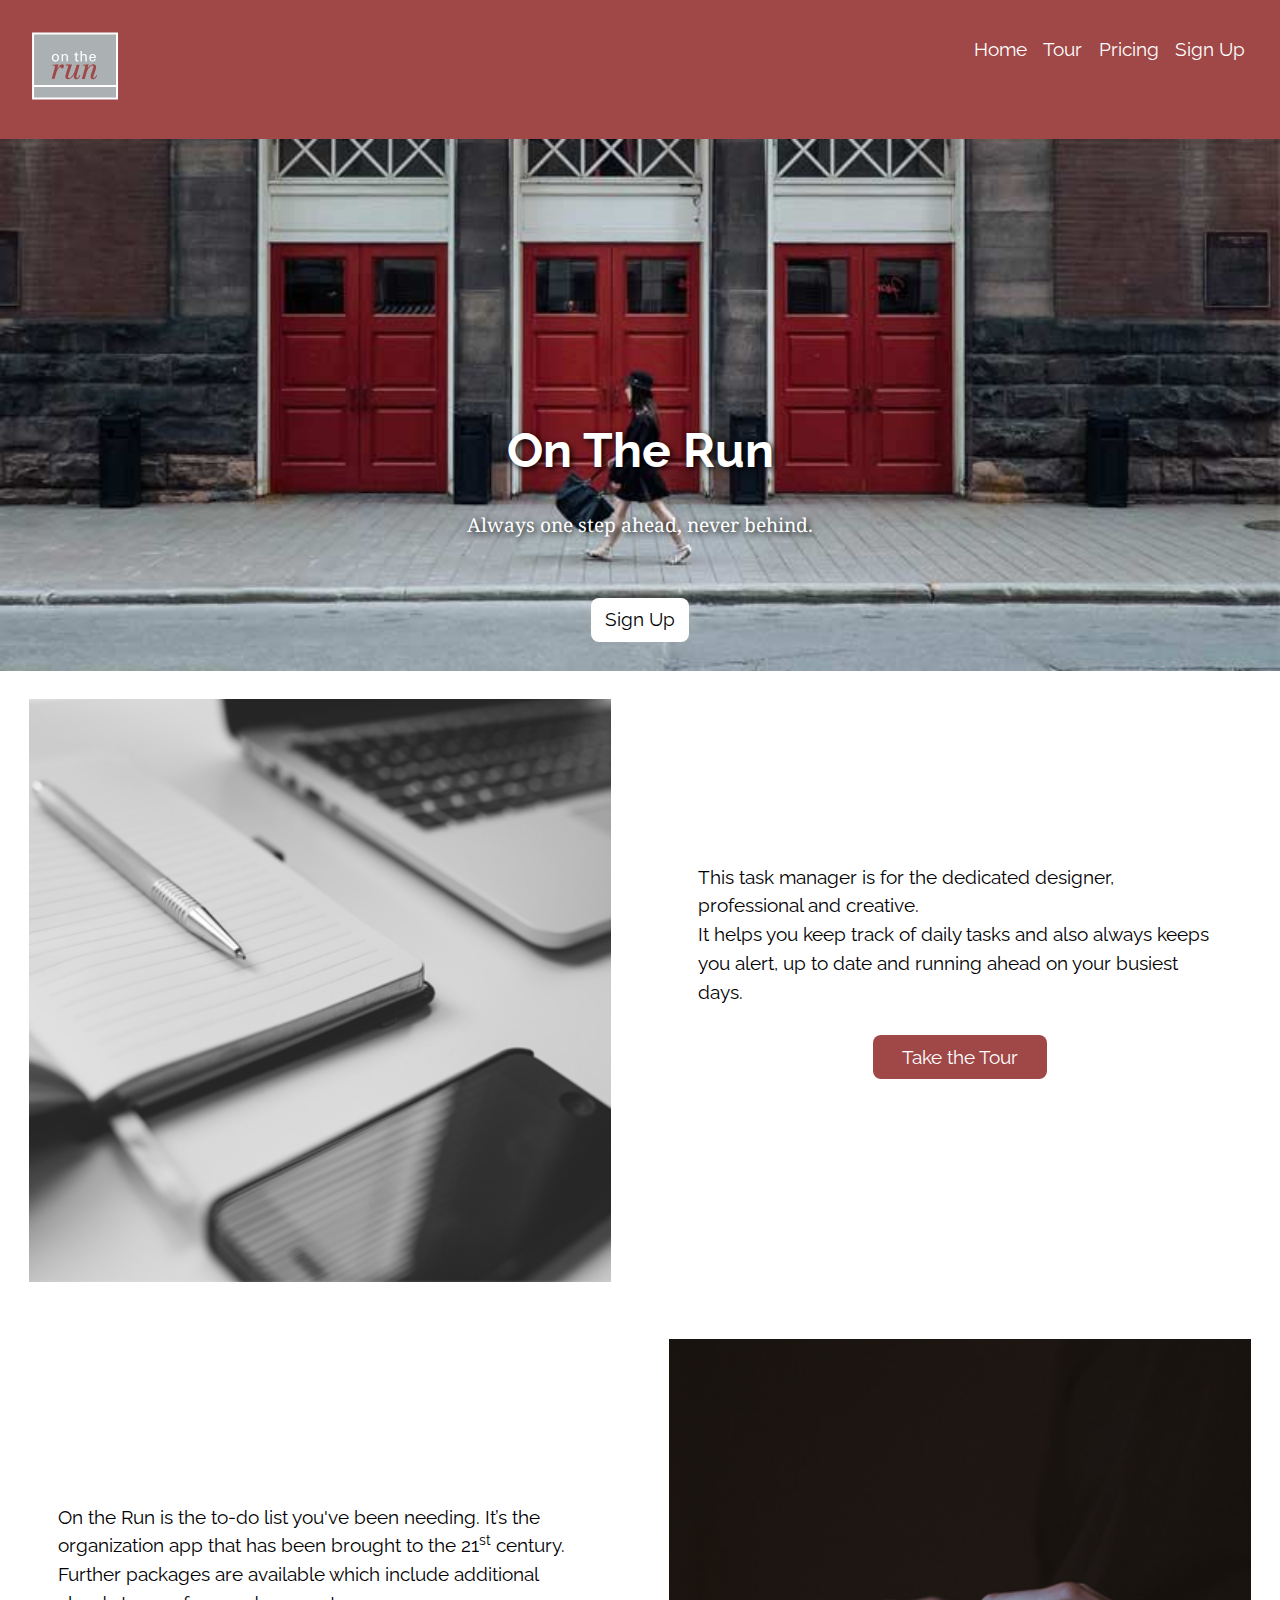
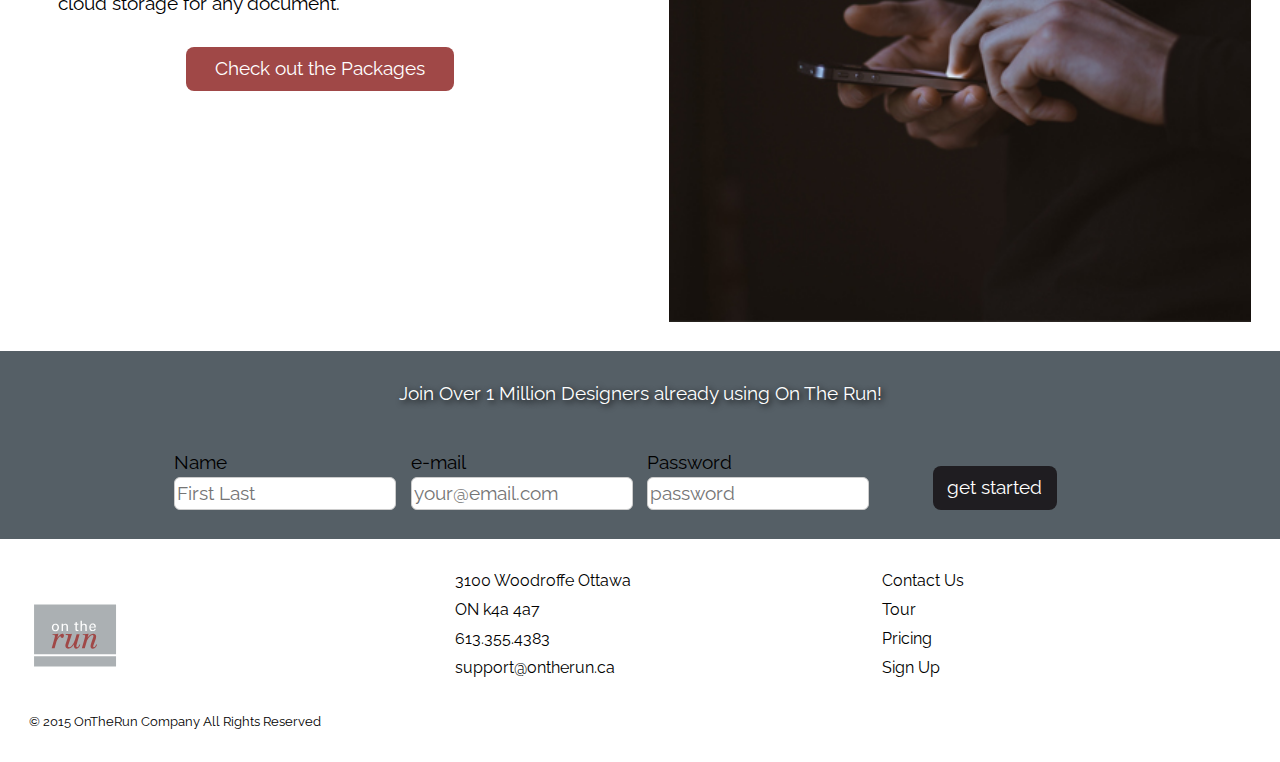
<file: index.html>
<!DOCTYPE html>
<html lang="en-ca">
<head>
		<meta charset="utf-8">
		<title>On The Run</title>
		<link href="css/module.css" rel="stylesheet">
		<link href="css/grid.css" rel="stylesheet">
		<link href="css/typography.css" rel="stylesheet">
		<link href="css/main.css" rel="stylesheet">
		<meta name="viewport" content="width=device-width, initial-scale=1">
		<meta name="handheldfriendly" content="true">
		<meta name="mobileoptimized" content="240">
		<link href='https://fonts.googleapis.com/css?family=Raleway:500|Droid+Serif:400,700' rel='stylesheet' type='text/css'>
		<link rel="shortcut icon" href="img/favicon.ico"/>
</head>

<body>

	<ul class="skip-links">
		<li><a href="#main">Jump to main content</a></li>
		<li><a href="#nav">Jump to nav</a></li>
	</ul>

	<header role="banner" id="top">
		<div class="grid grid middle">
			<div class="unit xs-1-2 s-1-2 m-1-4 l-1-4 xl-1-4 push-0 grid-middle no-print">
				<a href="index.html"><img class="island logo" src="img/otr-logo.svg" alt="On the Run"></a>
			</div>


			<nav class="unit xs-1-2 s-1-2 m-3-4 l-3-4 xl-3-4" role="navigation" id="nav">
				<ol class=" nav-ol island push-0">
					<li><a href="index.html">Home</a></li>
					<li><a href="tour.html">Tour</a></li>
					<li><a href="pricing.html">Pricing</a></li>
					<li><a href="signup.html">Sign Up</a></li>
				</ol>
			</nav>
		</div>
	</header>

	<div class="billboard pad-t pad-b board" id="main">
		<h1 class="pad-t push-0">On The Run</h1>
			<p class="gutter pad-t pad-b">Always one step ahead, never behind.</p>
			<a class="btn sign-btn" href="signup.html">Sign Up</a>
	</div>

	<div class="div wrap">

		<div class="grid">
			<div class="unit xs-1 s-1 m-1-2 l-1-2 xl-1-2 gutter push-0 section no-print photo-1">
				<div class="embed embed--1by1">
					<img class="embed__item island" src="img/medias.jpg" alt="">
				</div>
			</div>

			<div class="unit xs-1 s-1 m-1-2 l-1-2 xl-1-2 tour-link island">
				<p class="gutter push-0">This task manager is for the dedicated designer, professional and creative.</p>
				<p class="gutter push-0">It helps you keep track of daily tasks and also always keeps you alert, up to date and running ahead on your busiest days.</p>

				<div class=" tour-btn pad-t">
					<a class="btn gutter" href="tour.html">Take the Tour</a>
				</div>
			</div>
		</div>

		<div class="grid">
			<div class="unit xs-1 s-1 m-1-2 unit-push-l-1-2 unit-push-xl-1-2 gutter push-0 section no-print photo-1">
				<div class="embed embed--1by1">
					<img class="embed__item island" src="img/texting-hands.jpg" alt="Customer Using the On the Run App on Their Phone">
				</div>
			</div>

			<div class="unit xs-1 s-1 m-1-2 unit-pull-l-1-2 unit-pull-xl-1-2 package-link island">
				<p class="gutter push-0">On the Run is the to-do list you've been needing. It’s the organization app that has been brought to the 21<sup>st</sup> century.</p>
				<p class="gutter pad-0">Further packages are available which include additional cloud storage for any document.</p>
				<div class="tour-btn">
					<a class="btn gutter" href="pricing.html">Check out the Packages</a>
				</div>
			</div>
		</div>


		<div class="unit xs-1 s-1 m-1 l-1 xl-1 join island pad-b" role="form">
			<p class="gutter">Join Over 1 Million Designers already using On The Run!</p>

			<form action="sign-up.html" method="post" class="grid grid-bottom gutter-1-4 max">

				<div class="unit xs-1 s-1 m-1-4 l-1-4 xl-1-4 gutter-1-4">
					<label for="signup_name">Name</label>
					<input id="signup_name" placeholder="First Last">
				</div>

				<div class="unit xs-1 s-1 m-1-4 l-1-4 xl-1-4 gutter-1-4">
					<label for="signup_e-mail">e-mail</label>
					<input type="text" name="e-mail" id="signup_e-mail" placeholder="your@email.com">
				</div>

				<div class="unit xs-1 s-1 m-1-4 l-1-4 xl-1-4 gutter-1-4">
					<label for="signup_password">Password</label>
					<input type="password" id="signup_password" placeholder="password">
				</div>

				<div class="unit xs-1 s-1 m-1-4 l-1-4 xl-1-4 pad-t gutter-1-4">
					<a class="btn get-btn" href="signup.html">get started</a>
				</div>
			</form>

		</div>
	</div>


<footer>

	<div class="grid grid-middle pad-t">
		<div class="unit xs-1 s-1-2 m-1-3 l-1-3 xl-1-3 push-0 grid-middle no-print">
			<a href="#top"><img class="island logo gutter" src="img/otr-logo.svg" alt="On the Run logo"></a>
		</div>

		<ul class="unit xs-1 s-1-2 m-1-3 l-1-3 xl-1-3 gutter">
			<li class="milli">3100 Woodroffe Ottawa</li>
			<li class="milli">ON k4a 4a7</li>
			<li class="milli">613.355.4383</li>
			<li class="milli"><a href="mailto:support@ontherun.ca">support@ontherun.ca</a></li>
		</ul>

		<div class="unit xs-1 s-1 m-1-3 l-1-3 xl-1-3">
			<ol class="gutter">
				<li class="milli"><a href="index.html">Contact Us</a></li>
				<li class="milli"><a href="tour.html">Tour</a></li>
				<li class="milli"><a href="pricing.html">Pricing</a></li>
				<li class="milli"><a href="signup.html">Sign Up</a></li>
			</ol>
		</div>
	</div>

	<div class="unit xs-1 s-1 m-1 l-1 xl-1 gutter" role="contentinfo">
		<p class="micro section pad-b">© 2015 OnTheRun Company All Rights Reserved</p>
	</div>

</footer>


</body>
</html>
</file>
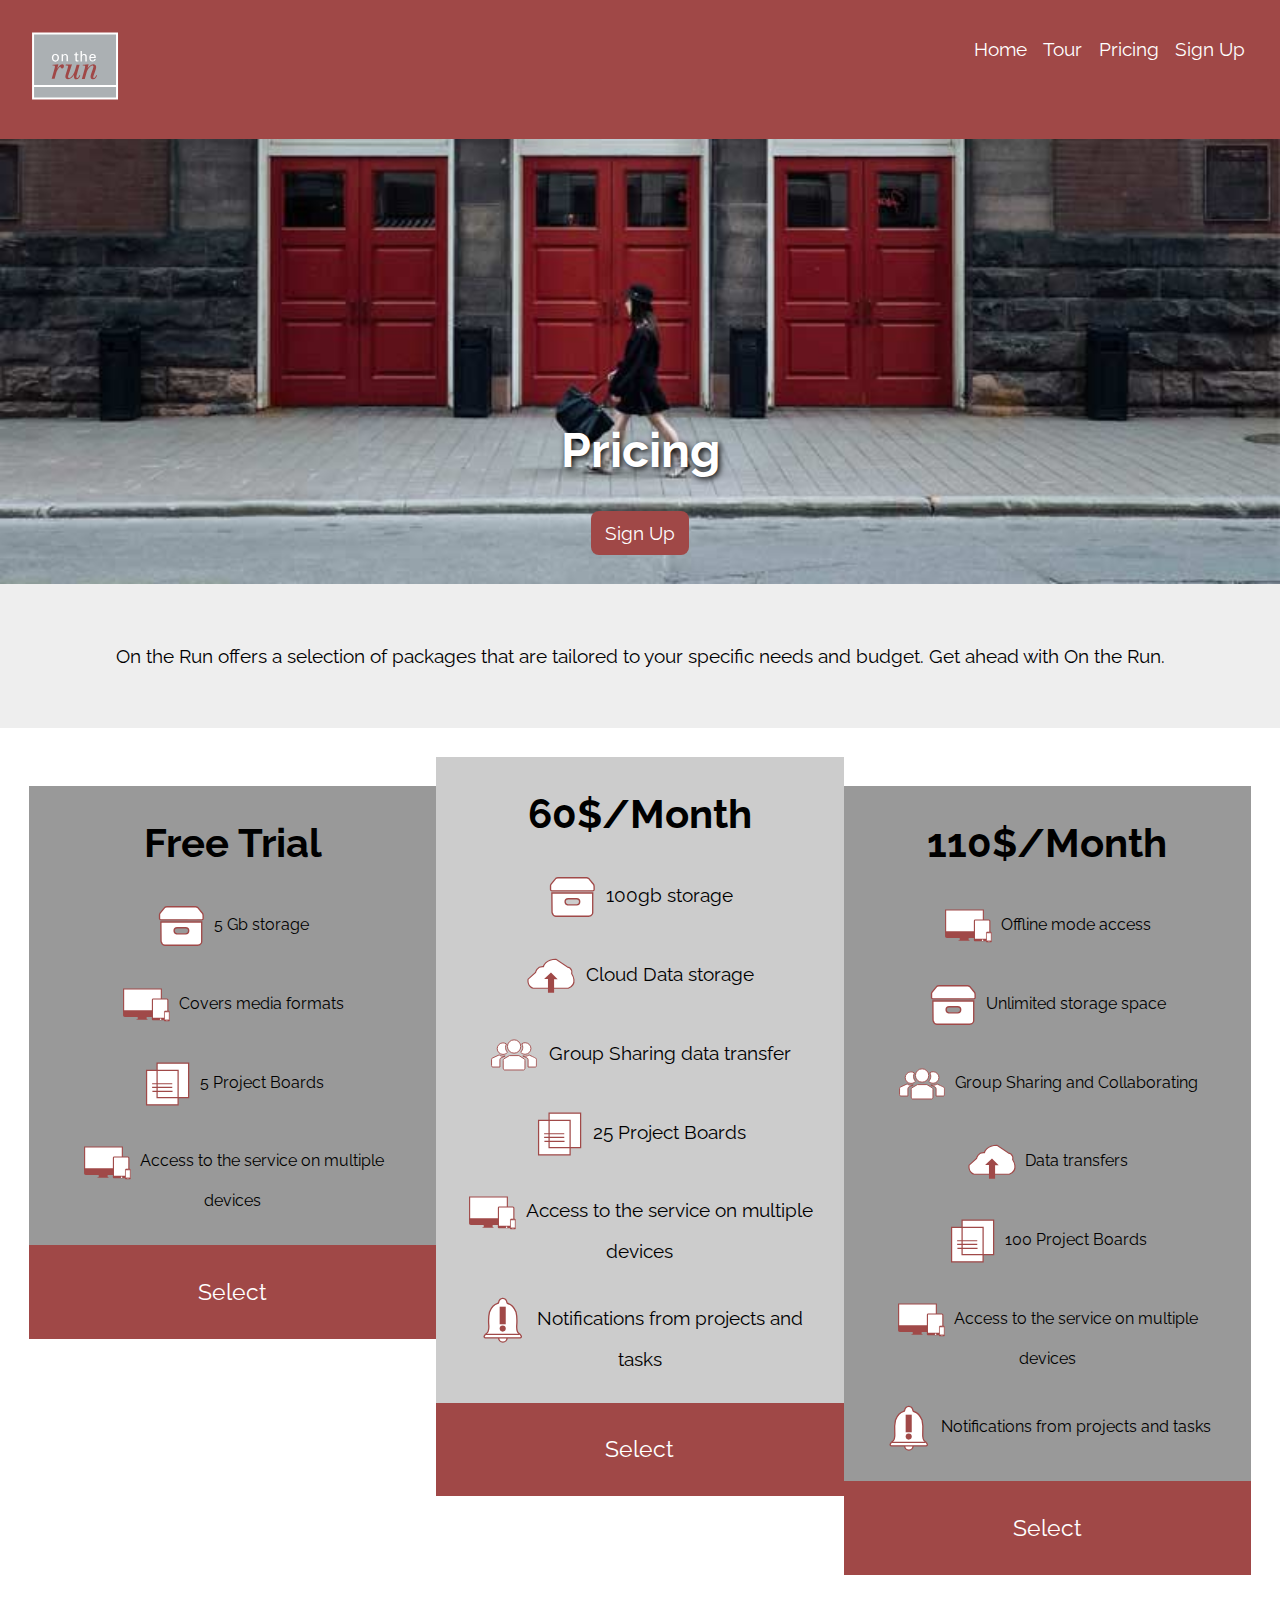
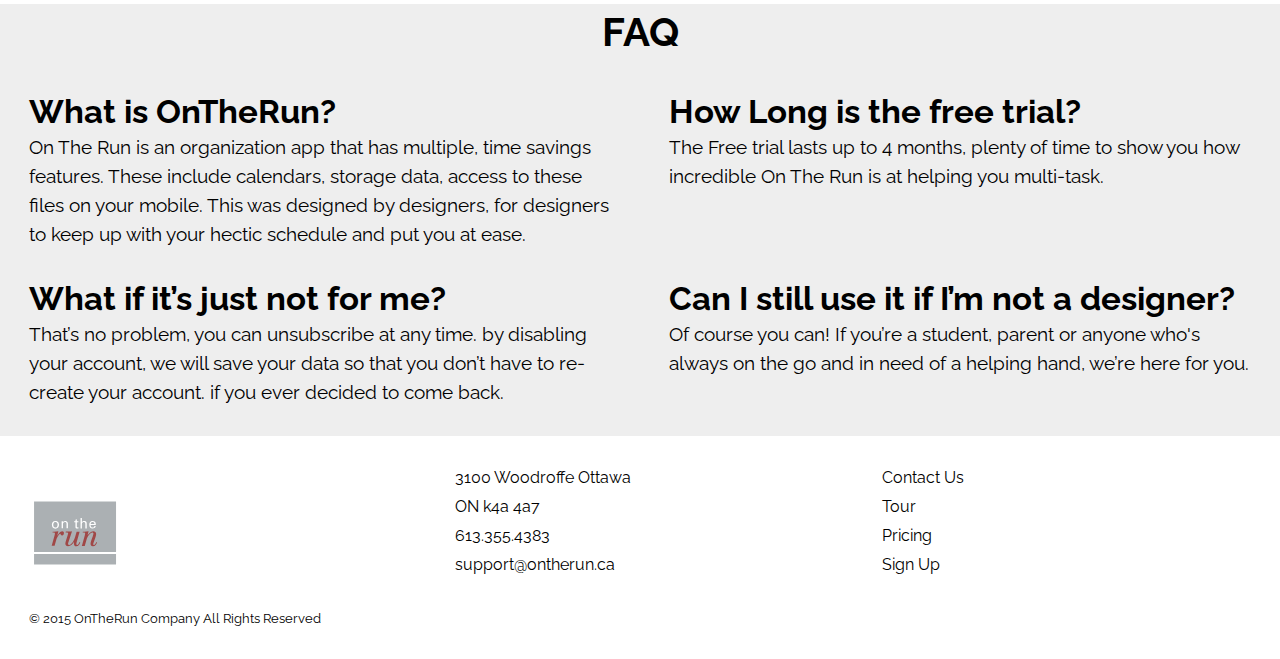
<file: pricing.html>
<!DOCTYPE html>
<html lang="en-ca">
<head>
		<meta charset="utf-8">
		<title>Pricing</title>
		<link href="css/module.css" rel="stylesheet">
		<link href="css/grid.css" rel="stylesheet">
		<link href="css/typography.css" rel="stylesheet">
		<link href="css/main.css" rel="stylesheet">
		<meta name="viewport" content="width=device-width, initial-scale=1">
		<meta name="handheldfriendly" content="true">
		<meta name="mobileoptimized" content="240">
		<link href='https://fonts.googleapis.com/css?family=Raleway:500|Droid+Serif:400,700' rel='stylesheet' type='text/css'>
		<link rel="shortcut icon" href="img/favicon.ico"/>
</head>


<body>

	<ul class="skip-links">
		<li><a href="#main">Jump to main content</a></li>
		<li><a href="#nav">Jump to nav</a></li>
	</ul>

	<header role="banner" id="top">
		<div class="grid grid middle">
			<div class="unit xs-1-2 s-1-2 m-1-4 l-1-4 xl-1-4 push-0 grid-middle no-print">
				<a href="index.html"><img class="island logo" src="img/otr-logo.svg" alt="On the Run logo"></a>
			</div>

			<nav class="unit xs-1-2 s-1-2 m-3-4 l-3-4 xl-3-4" role="navigation">
				<ol class="island push-0">
					<li><a href="index.html">Home</a></li>
					<li><a href="tour.html">Tour</a></li>
					<li><a href="pricing.html">Pricing</a></li>
					<li><a href="signup.html">Sign Up</a></li>
				</ol>
			</nav>
		</div>
	</header>


	<div class="billboard pad-t pad-b">
		<h1 class="pad-t pad-b push-0">Pricing</h1>
			<a class="btn" href="signup.html">Sign Up</a>
	</div>


	<div class="grid price-p">
		<div class="unit xs-1 s-1 m-1 l-1 xl-1 pad-t-2 pad-b gutter">
			<p>On the Run offers a selection of packages that are tailored to your specific needs and budget. Get ahead with On the Run.</p>
		</div>
	</div>


	<div class="grid packages gutter">
		<div class="unit xs-1 s-1 m-1-3 l-1-3 xl-1-3 pad-t-2">
			<div class="pad-t free-trial">
				<div class="gutter">
					<h2>Free Trial</h2>
					<p class="milli storage">5 Gb storage</p>
					<p class="milli multi-media">Covers media formats</p>
					<p class="milli boards">5 Project Boards</p>
					<p class="milli multi-media">Access to the service on multiple devices</p>
				</div>
				<a class="btn select pad-t pad-b mega" href="signup.html">Select</a>
			</div>
		</div>

		<div class="unit xs-1 s-1 m-1-3 l-1-3 xl-1-3 pad-t">
			<div class="pad-t month-60">
				<div class=" gutter">
				<h2>60$/Month</h2>
					<p class="storage">100gb storage</p>
					<p class="cloud">Cloud Data storage</p>
					<p class="group">Group Sharing  data transfer</p>
					<p class="boards">25 Project Boards</p>
					<p class="multi-media">Access to the service on multiple devices</p>
					<p class="alerts">Notifications from projects and tasks</p>
				</div>
				<a class="btn select pad-t pad-b mega" href="signup.html">Select</a>
			</div>
		</div>

			<div class="unit xs-1 s-1 m-1-3 l-1-3 xl-1-3 pad-t-2 pad-b">
				<div class="pad-t month-110">
					<div class="gutter">
					<h2>110$/Month</h2>
						<p class="milli lock">Offline mode access</p>
						<p class="milli storage">Unlimited storage space</p>
						<p class="milli group">Group Sharing and Collaborating</p>
						<p class="milli cloud">Data transfers</p>
						<p class="milli boards">100 Project Boards</p>
						<p class="milli multi-media">Access to the service on multiple devices</p>
						<p class="milli alerts">Notifications from projects and tasks</p>
					</div>
					<a class="btn select pad-t pad-b mega" href="signup.html">Select</a>
			</div>
		</div>
	</div>

	<div class="faq">

		<div>
			<h2 class="headline faq-h">FAQ</h2>
		</div>

		<div class="grid">
			<div class="unit unit-xs-1 unit-s-1 unit-m-1 unit-l-1-2 unit-xl-1-2 gutter">
				<h3 class="push-0" >What is OnTheRun?</h3>
					<p>On The Run is an organization app that has multiple, time savings features.  These include calendars, storage data, access to these files on your mobile. This was designed by designers, for designers to keep up with your hectic schedule and put you at ease.</p>
			</div>

			<div class="unit unit-xs-1 unit-s-1 unit-m-1 unit-l-1-2 unit-xl-1-2 gutter">
				<h3 class="push-0">How Long is the free trial?</h3>
					<p>The Free trial lasts up to 4 months, plenty of time to show you how incredible On The Run is at helping you multi-task.</p>
			</div>
		</div>

		<div class="grid">
			<div class="unit unit-xs-1 unit-s-1 unit-m-1 unit-l-1-2 unit-xl-1-2 gutter">
				<h3 class="push-0">What if it’s just not for me?</h3>
					<p>That’s no problem, you can unsubscribe at any time. by disabling your account, we will save your data so that you don’t have to re-create your account. if you ever decided to come back.</p>
			</div>

			<div class="unit unit-xs-1 unit-s-1 unit-m-1 unit-l-1-2 unit-xl-1-2 gutter">
				<h3 class="push-0">Can I still use it if I’m not a designer?</h3>
					<p>Of course you can!  If you’re a student, parent or anyone who's always on the go and in need of a helping hand, we’re here for you.</p>
			</div>
		</div>

	</div>


<footer>

	<div class="grid grid-middle pad-t">
		<div class="unit xs-1 s-1-2 m-1-3 l-1-3 xl-1-3 push-0 grid-middle no-print">
			<a href="#top"><img class="island logo" src="img/otr-logo.svg" alt="On the Run logo"></a>
		</div>

		<ul class="unit xs-1 s-1-2 m-1-3 l-1-3 xl-1-3 gutter">
			<li class="milli">3100 Woodroffe Ottawa</li>
			<li class="milli">ON k4a 4a7</li>
			<li class="milli">613.355.4383</li>
			<li class="milli"><a href="mailto:support@ontherun.ca">support@ontherun.ca</a></li>
		</ul>

		<div class="unit xs-1 s-1 m-1-3 l-1-3 xl-1-3">
			<ol class="gutter">
				<li class="milli"><a href="index.html">Contact Us</a></li>
				<li class="milli"><a href="tour.html">Tour</a></li>
				<li class="milli"><a href="pricing.html">Pricing</a></li>
				<li class="milli"><a href="signup.html">Sign Up</a></li>
			</ol>
		</div>
	</div>

	<div class="unit xs-1 s-1 m-1 l-1 xl-1 gutter" role="contentinfo">
		<p class="micro section pad-b">© 2015 OnTheRun Company All Rights Reserved</p>
	</div>

</footer>


</body>
</html>
</file>
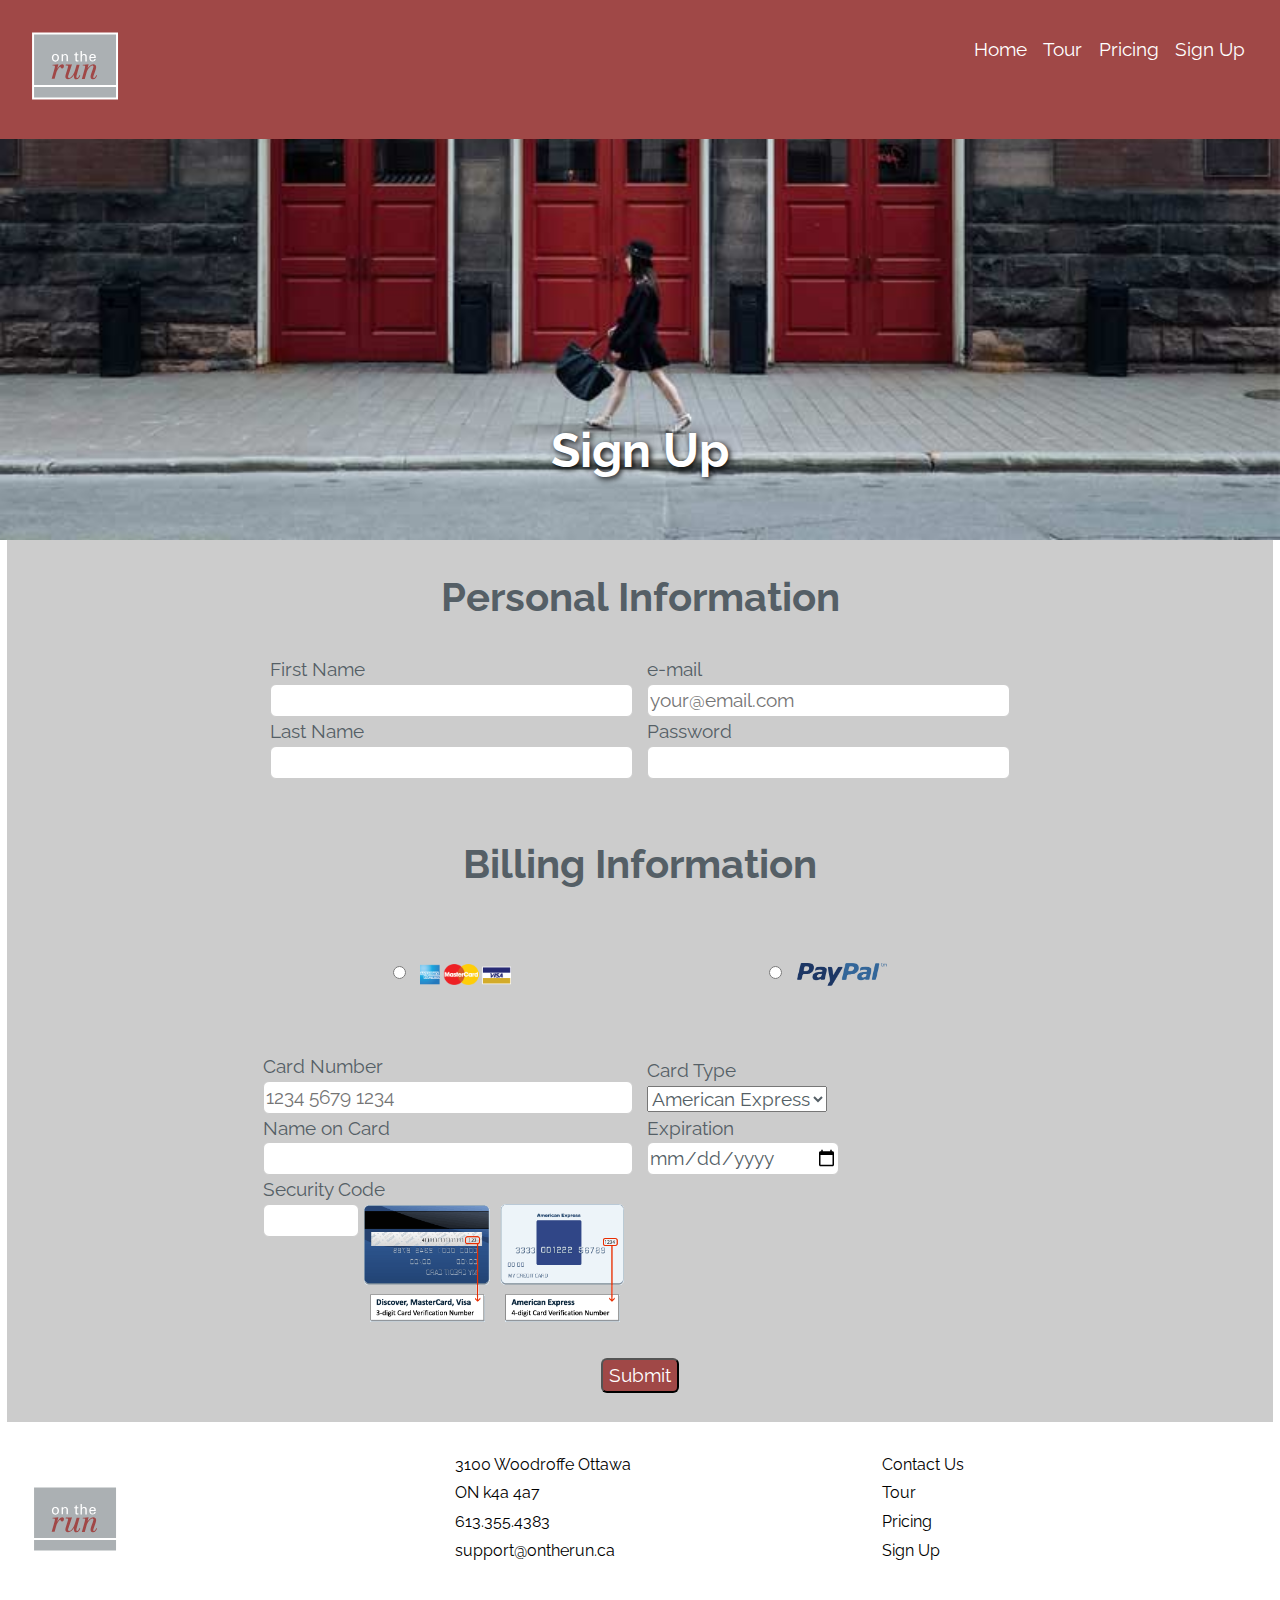
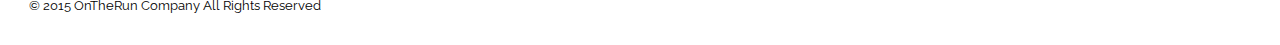
<file: signup.html>
<!DOCTYPE html>
<html lang="en-ca">
<head>
		<meta charset="utf-8">
		<title>Sign Up</title>
		<link href="css/module.css" rel="stylesheet">
		<link href="css/grid.css" rel="stylesheet">
		<link href="css/typography.css" rel="stylesheet">
		<link href="css/main.css" rel="stylesheet">
		<meta name="viewport" content="width=device-width, initial-scale=1">
		<meta name="handheldfriendly" content="true">
		<meta name="mobileoptimized" content="240">
		<link href='https://fonts.googleapis.com/css?family=Raleway:500|Droid+Serif:400,700' rel='stylesheet' type='text/css'>
		<link rel="shortcut icon" href="img/favicon.ico"/>
</head>


<body>

	<ul class="skip-links">
		<li><a href="#main">Jump to main content</a></li>
		<li><a href="#nav">Jump to nav</a></li>
	</ul>

	<header role="banner" id="top">
		<div class="grid grid middle">
			<div class="unit xs-1-2 s-1-2 m-1-4 l-1-4 xl-1-4 push-0 grid-middle no-print">
				<a href="index.html"><img class="island logo" src="img/otr-logo.svg" alt="On the Run logo"></a>
			</div>

			<nav class="unit xs-1-2 s-1-2 m-3-4 l-3-4 xl-3-4" role="navigation">
				<ol class="island push-0">
					<li><a href="index.html">Home</a></li>
					<li><a href="tour.html">Tour</a></li>
					<li><a href="pricing.html">Pricing</a></li>
					<li><a href="signup.html">Sign Up</a></li>
				</ol>
			</nav>
		</div>
	</header>

	<div class="billboard pad-t pad-b">
		<h1 class="pad-t">Sign Up</h1>
	</div>


	<form  action="https://formspree.io/stephanie.paiement@rogers.com" method="post" class="gutter-1-4">
		<div>
		<div class="unit xs-1 s-1 m-1 l-1 xl-1 join-2 island" role="form">
			<div>
				<h2>Personal Information</h2>
			</div>
			<div class="grid grid-bottom gutter-1-4 max-2">
				<div class=" unit xs-1 s-1 m-1-2 l-1-2 xl-1-2">
					<div class="unit xs-1 s-1 m-1 l-1 xl-1 gutter-1-4">
						<label for="signup_name">First Name</label>
						<input id="signup_name" required>
					</div>

					<div class="unit xs-1 s-1 m-1 l-1 xl-1 gutter-1-4">
						<label for="signup_lastname"> Last Name</label>
						<input id="signup_lastname" required>
					</div>
				</div>

				<div class=" unit xs-1 s-1 m-1-2 l-1-2 xl-1-2">
					<div class="unit xs-1 s-1 m-1 l-1 xl-1 gutter-1-4">
						<label for="signup_e-mail">e-mail</label>
						<input type="text" id="signup_e-mail" placeholder="your@email.com" required>
					</div>

					<div class="unit xs-1 s-1 m-1 l-1 xl-1 gutter-1-4">
						<label for="signup_password">Password</label>
						<input type="password" id="signup_password" required>
					</div>
				</div>
			</div>
		</div>
	</div>



		<div class="unit xs-1 s-1 m-1 l-1 xl-1 join-2 island ">
			<div class="max-2">
			<div>
				<h2>Billing Information</h2>
			</div>

		<fieldset>

		<div class="grid">
			<div class="unit xs-1 s-1 m-1-2 l-1-2 xl-1-2 join-2 island">
				<input id="credit" type="radio" name="credit">
				<label for="credit"><img class="credit" src="img/credit-cards.png" alt=""></label>
			</div>

			<div class="unit xs-1 s-1 m-1-2 l-1-2 xl-1-2 join-2 island">
				<input id="paypal" type="radio" name="credit">
				<label for="paypal"><img class="paypal" src="img/paypal.png" alt=""></label>
			</div>
		</div>

		</fieldset>
				<div class="grid grid-bottom ">
					<div class="unit xs-1 s-1 m-1-2 l-1-2 xl-1-2 gutter-1-4">
						<label for="card-number"> Card Number</label>
						<input id="card-number" placeholder="1234 5679 1234" required name="_cardnumber">
					</div>

					<div class="unit xs-1 s-1 m-1-2 l-1-2 xl-1-2 gutter-1-4 text-left">
						<label for="subject">Card Type</label>
						<select id="subject" name="_subject">
							<option>American Express</option>
							<option> Mastercard</option>
							<option>Visa</option>
						</select>
					</div>
				</div>


				<div class="grid grid-bottom ">
					<div class="unit xs-1 s-1 m-1-2 l-1-2 xl-1-2 gutter-1-4">
						<label for="signup"> Name on Card</label>
						<input id="signup" required>
					</div>


					<div class=" unit xs-1 s-1 m-1-2 l-1-2 xl-1-2">
						<div class="unit xs-1 s-1 m-1 l-1 xl-1 gutter-1-4 text-left">
							<label for="expiration">Expiration</label>
							<input class="max-3" type="date" id="expiration" placeholder="mm/yy" required>
						</div>
					</div>
				</div>

				<div class="grid grid-middle">
					<div class=" unit xs-1 s-1 m-1-2 l-1-2 xl-1-2 text-left">
							<div class="gutter-1-4">
								<label for="security">Security Code</label>
								<input class="max-4 align" type="password" id="security" required>
								<img class="security-pic" src="img/cvv.png" alt="">
							</div>
					</div>



	 				<div class="unit xs-1 s-1 m-1 l-1 xl-1 pad-t gutter-1-4" >
						<button type="submit">Submit</button>
					</div>
				</div>

				<input type="hidden" name="_next" value="https://paiementstephanie.github.io/saas-on-the-run/thankyou.html">
		</div>
	</div>
	</form>

<footer>
	<div class="grid grid-middle pad-t">
		<div class="unit xs-1 s-1-2 m-1-3 l-1-3 xl-1-3 push-0 grid-middle no-print">
			<a href="#top"><img class="island logo" src="img/otr-logo.svg" alt="On the Run"></a>
		</div>

		<ul class="unit xs-1 s-1-2 m-1-3 l-1-3 xl-1-3 gutter">
			<li class="milli">3100 Woodroffe Ottawa</li>
			<li class="milli">ON k4a 4a7</li>
			<li class="milli">613.355.4383</li>
			<li class="milli"><a href="mailto:support@ontherun.ca">support@ontherun.ca</a></li>
		</ul>

		<div class="unit xs-1 s-1 m-1-3 l-1-3 xl-1-3">
			<ol class="gutter">
				<li class="milli"><a href="index.html">Contact Us</a></li>
				<li class="milli"><a href="tour.html">Tour</a></li>
				<li class="milli"><a href="pricing.html">Pricing</a></li>
				<li class="milli"><a href="signup.html">Sign Up</a></li>
			</ol>
		</div>
	</div>

	<div class="unit xs-1 s-1 m-1 l-1 xl-1 gutter" role="contentinfo">
		<p class="micro section pad-b">© 2015 OnTheRun Company All Rights Reserved</p>
	</div>
</footer>


</body>
</html>
</file>
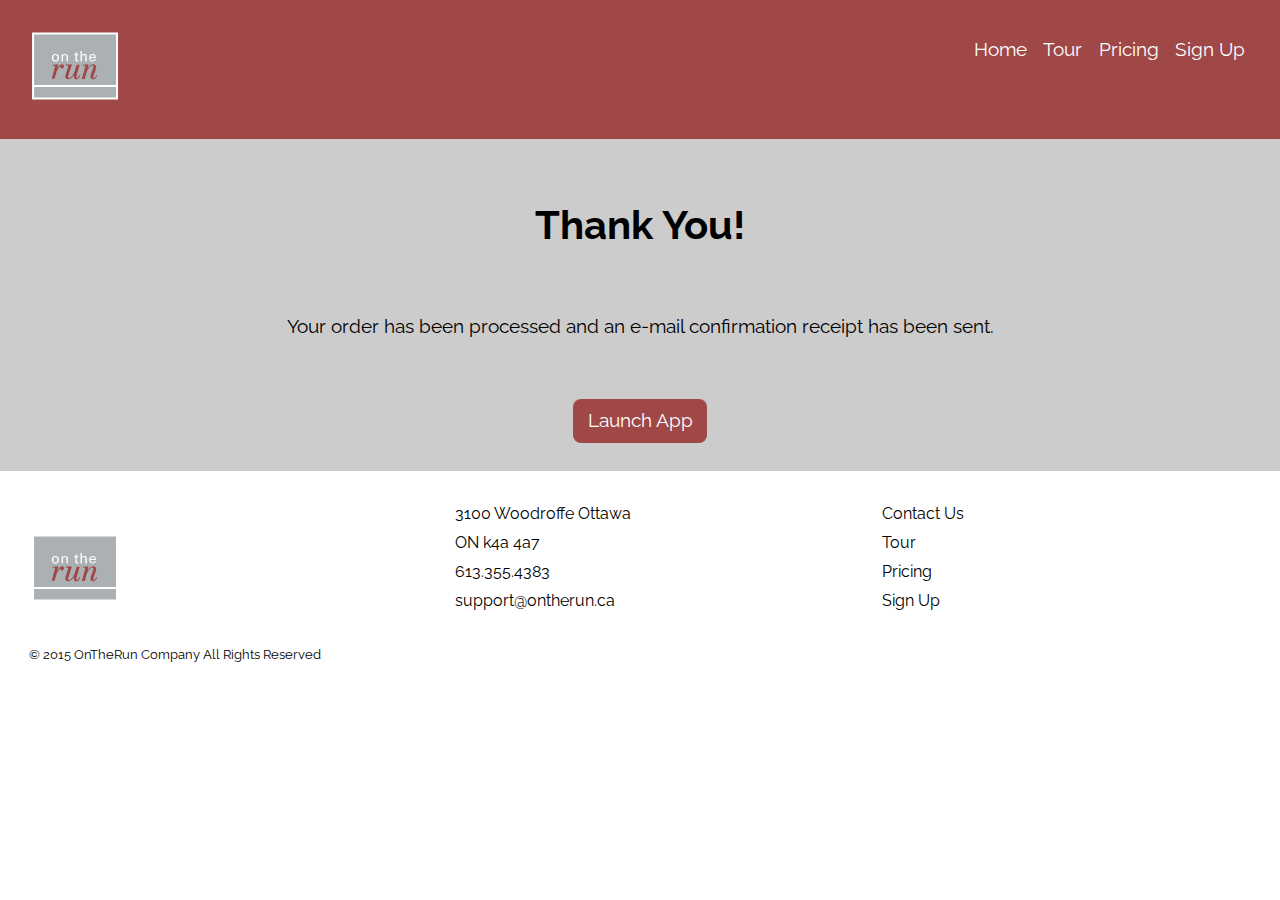
<file: thankyou.html>
<!DOCTYPE html>
<html lang="en-ca">
<head>
		<meta charset="utf-8">
		<title>Thank You</title>
		<link href="css/module.css" rel="stylesheet">
		<link href="css/grid.css" rel="stylesheet">
		<link href="css/typography.css" rel="stylesheet">
		<link href="css/main.css" rel="stylesheet">
		<meta name="viewport" content="width=device-width, initial-scale=1">
		<meta name="handheldfriendly" content="true">
		<meta name="mobileoptimized" content="240">
		<link href='https://fonts.googleapis.com/css?family=Raleway:500|Droid+Serif:400,700' rel='stylesheet' type='text/css'>
		<link rel="shortcut icon" href="img/favicon.ico"/>
</head>


<body>

<div class="thanks">
		<ul class="skip-links">
			<li><a href="#main">Jump to main content</a></li>
			<li><a href="#nav">Jump to nav</a></li>
		</ul>

		<header role="banner" id="top">
			<div class="grid grid middle">
				<div class="unit xs-1-2 s-1-2 m-1-4 l-1-4 xl-1-4 push-0 grid-middle no-print">
					<a href="index.html"><img class="island logo" src="img/otr-logo.svg" alt="On the Run logo"></a>
				</div>

				<nav class="unit xs-1-2 s-1-2 m-3-4 l-3-4 xl-3-4" role="navigation">
					<ol class="island push-0">
						<li><a href="index.html">Home</a></li>
						<li><a href="tour.html">Tour</a></li>
						<li><a href="pricing.html">Pricing</a></li>
						<li><a href="signup.html">Sign Up</a></li>
					</ol>
				</nav>
			</div>
		</header>

		<div class="grid thank">
			<div class="unit s-1 m-1 l-1 xl-1 island">
				<h2 class=" pad-t"> Thank You!</h2>
				<p class="pad-b pad-t">Your order has been processed and an e-mail confirmation receipt has been sent.</p>
				<a class="btn" href="#">Launch App</a>
			</div>
		</div>
	</div>


<footer>

	<div class="grid grid-middle pad-t">
		<div class="unit xs-1 s-1-2 m-1-3 l-1-3 xl-1-3 push-0 grid-middle no-print">
			<a href="#top"><img class="island logo" src="img/otr-logo.svg" alt="On the Run logo"></a>
		</div>

		<ul class="unit xs-1 s-1-2 m-1-3 l-1-3 xl-1-3 gutter">
			<li class="milli">3100 Woodroffe Ottawa</li>
			<li class="milli">ON k4a 4a7</li>
			<li class="milli">613.355.4383</li>
			<li class="milli"><a href="mailto:support@ontherun.ca">support@ontherun.ca</a></li>
		</ul>

		<div class="unit xs-1 s-1 m-1-3 l-1-3 xl-1-3">
			<ol class="gutter">
				<li class="milli"><a href="index.html">Contact Us</a></li>
				<li class="milli"><a href="tour.html">Tour</a></li>
				<li class="milli"><a href="pricing.html">Pricing</a></li>
				<li class="milli"><a href="signup.html">Sign Up</a></li>
			</ol>
		</div>
	</div>

	<div class="unit xs-1 s-1 m-1 l-1 xl-1 gutter" role="contentinfo">
		<p class="micro section pad-b">© 2015 OnTheRun Company All Rights Reserved</p>
	</div>

</footer>


</body>
</html>
</file>
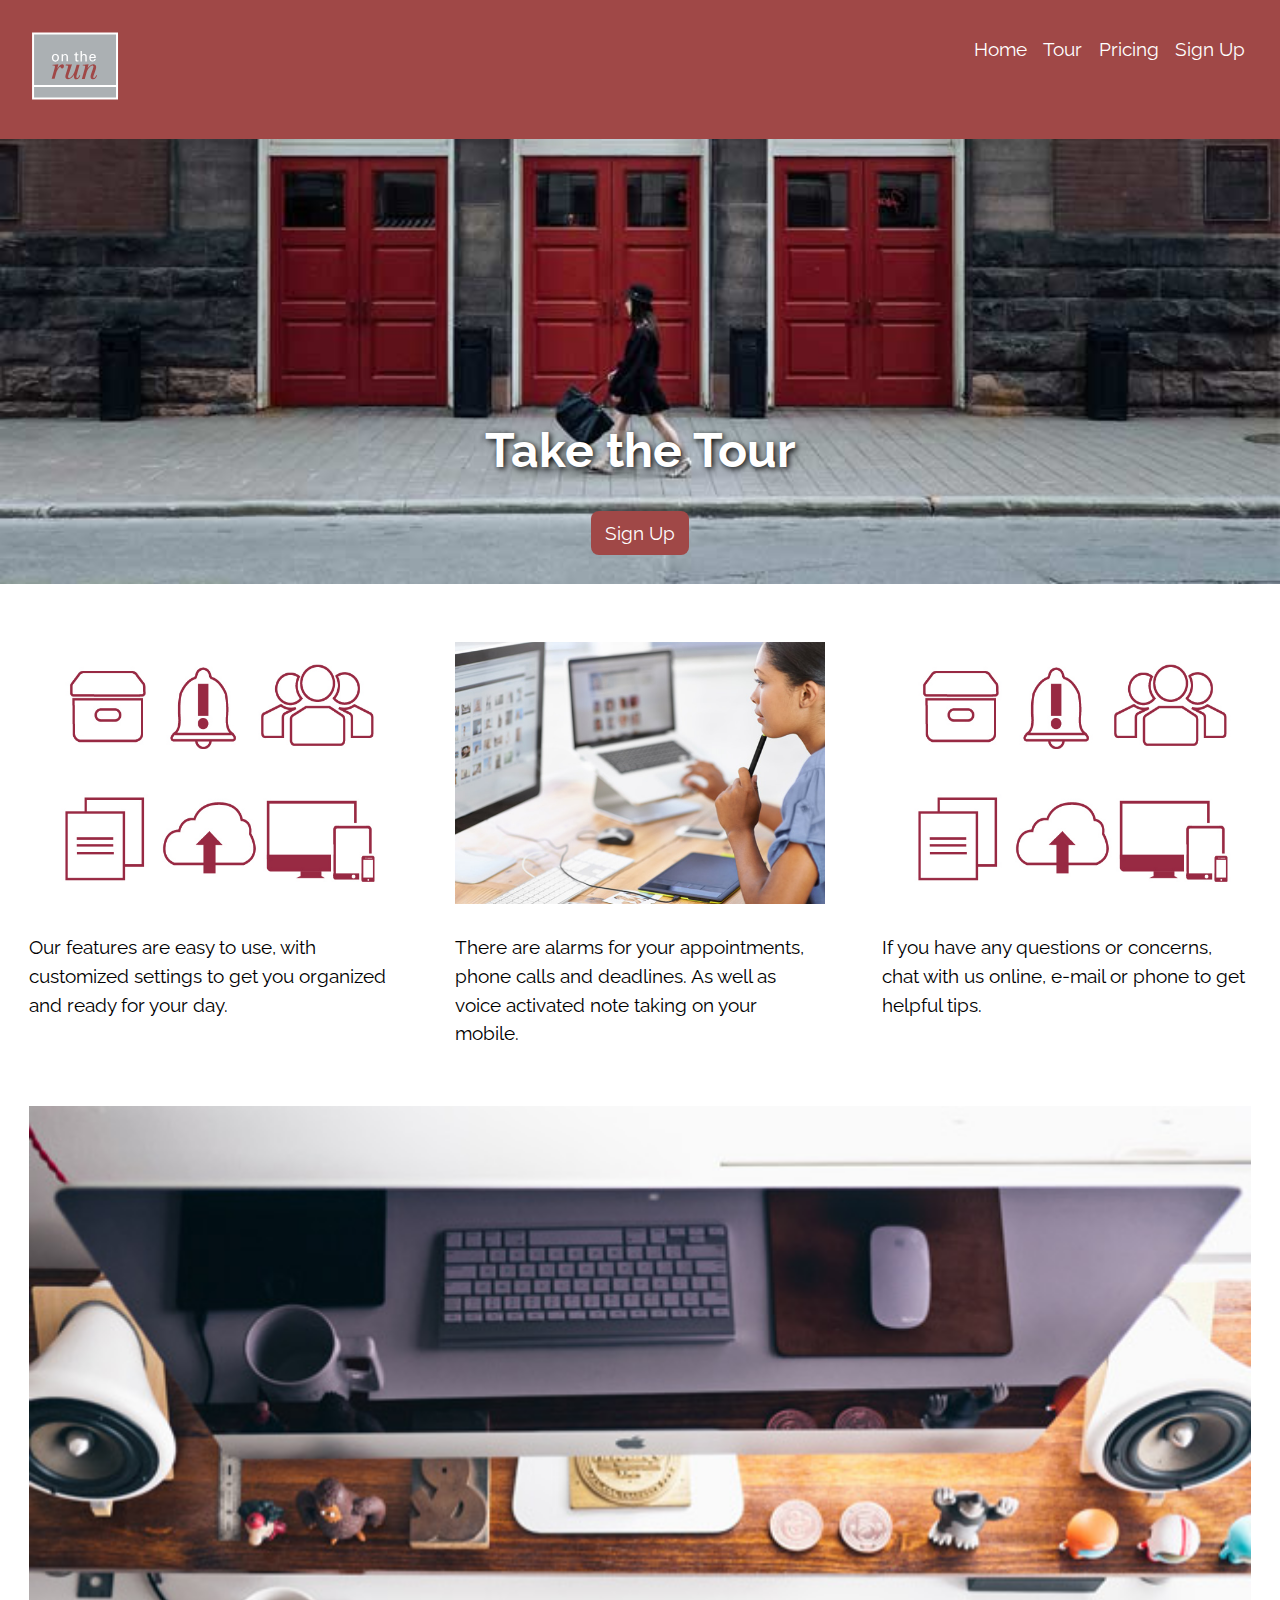
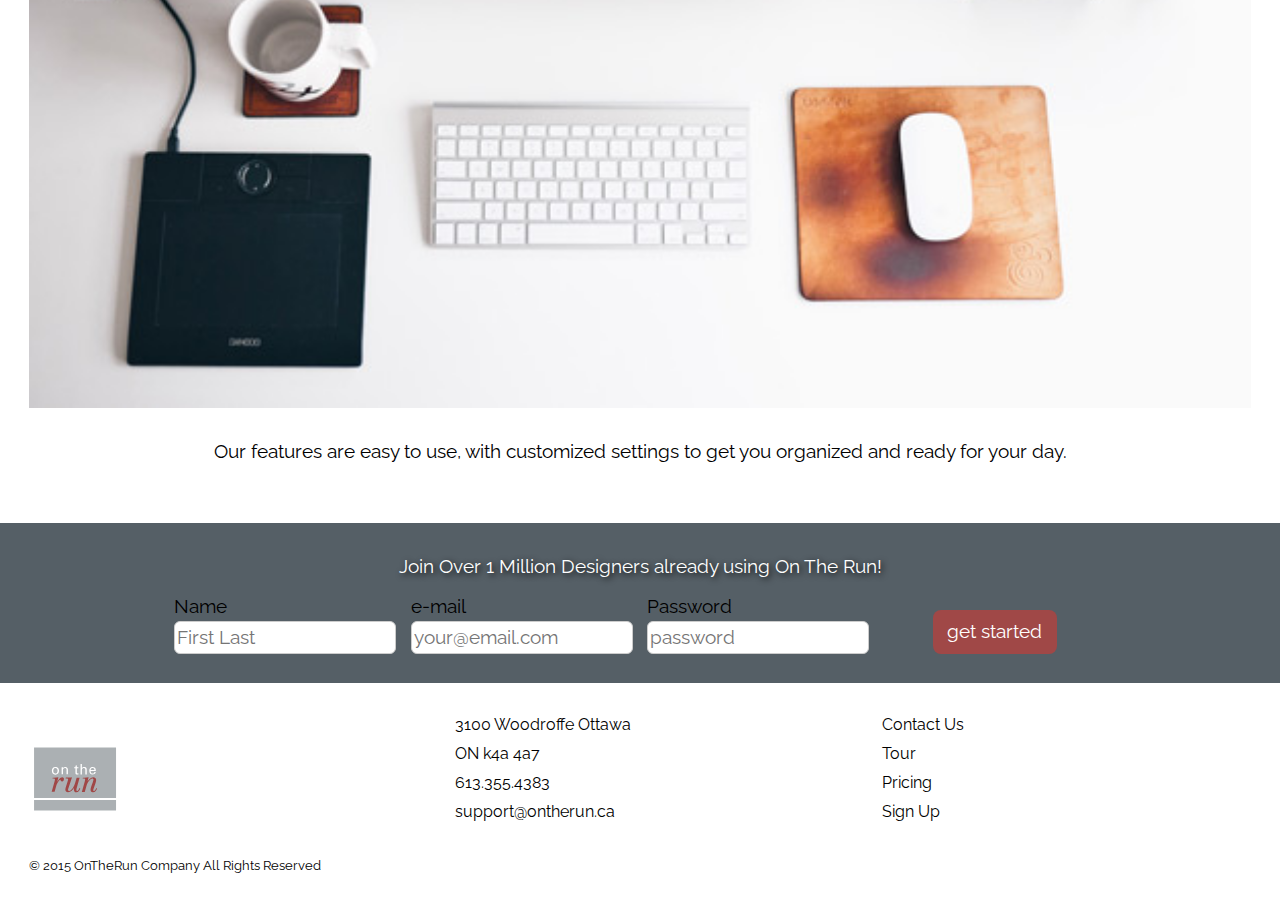
<file: tour.html>
<!DOCTYPE html>
<html lang="en-ca">
<head>
		<meta charset="utf-8">
		<title>Tour</title>
		<link href="css/module.css" rel="stylesheet">
		<link href="css/grid.css" rel="stylesheet">
		<link href="css/typography.css" rel="stylesheet">
		<link href="css/main.css" rel="stylesheet">
		<meta name="viewport" content="width=device-width, initial-scale=1">
		<meta name="handheldfriendly" content="true">
		<meta name="mobileoptimized" content="240">
		<link href='https://fonts.googleapis.com/css?family=Raleway:500|Droid+Serif:400,700' rel='stylesheet' type='text/css'>
		<link rel="shortcut icon" href="img/favicon.ico"/>
</head>


<body>

	<ul class="skip-links">
		<li><a href="#main">Jump to main content</a></li>
		<li><a href="#nav">Jump to nav</a></li>
	</ul>

	<header id="top" role="banner">
		<div class="grid grid middle">
			<div class="unit xs-1-2 s-1-2 m-1-4 l-1-4 xl-1-4 push-0 grid-middle no-print">
				<a href="index.html"><img class="island logo" src="img/otr-logo.svg" alt="On the Run"></a>
			</div>


			<nav class="unit xs-1-2 s-1-2 m-3-4 l-3-4 xl-3-4" role="navigation">
				<ol class="island push-0">
					<li><a href="index.html">Home</a></li>
					<li><a href="tour.html">Tour</a></li>
					<li><a href="pricing.html">Pricing</a></li>
					<li><a href="signup.html">Sign Up</a></li>
				</ol>
			</nav>
		</div>
	</header>


	<div class="billboard pad-t pad-b">
		<h1 class="pad-t">Take the Tour</h1>
			<a class="btn" href="signup.html">Sign Up</a>
	</div>

	<div class="grid">
		<div class="grid venus-fact section pad-t">
			<div class="unit unit-xs-1 unit-s-1 unit-m-1-3 unit-l-1-3 xl-1-3">
				<figure class="push-0">
					<div class="embed embed--4by3">
						<img class="embed__item island" src="img/icons.jpg" alt="">
					</div>
					<figcaption class="gutter pad-b">Our features are easy to use, with customized settings to get you organized and ready for your day.</figcaption>
				</figure>
			</div>

			<div class="unit unit-xs-1 unit-s-1-2 unit-m-1-3 unit-l-1-3 xl-1-3">
				<figure class="push-0">
					<div class="embed embed--4by3">
						<img class="embed__item island" src="img/designer.jpg" alt="Showcasing the Agenda Calendar of the App">
					</div>
					<figcaption class="gutter pad-b">There are alarms for your appointments, phone calls and deadlines. As well as voice activated note taking on your mobile.</figcaption>
				</figure>
			</div>

			<div class="unit unit-xs-1 unit-s-1-2 unit-m-1-3 unit-l-1-3 xl-1-3">
				<figure class="push-0">
					<div class="embed embed--4by3">
						<img class="embed__item island" src="img/icons.jpg" alt="">
					</div>
					<figcaption class="gutter pad-b">If you have any questions or concerns, chat with us online, e-mail or phone to get helpful tips.</figcaption>
				</figure>
			</div>

				<div class="unit unit-xs-1 unit-s-1 unit-m-1 unit-l-1 xl-1">
				<figure>
					<div class="embed embed--4by3">
						<img class="embed__item island" src="img/desk.jpg" alt="">
					</div>
					<figcaption class="gutter pad-b fig-our">Our features are easy to use, with customized settings to get you organized and ready for your day.</figcaption>
				</figure>
			</div>
		</div>
	</div>


		<div class="unit xs-1 s-1 m-1 l-1 xl-1 join island pad-b">
			<p class="push-0 gutter">Join Over 1 Million Designers already using On The Run!</p>

			<form action="thankyou.html" method="post" class="grid grid-bottom gutter-1-4 max">

				<div class="unit xs-1 s-1 m-1-4 l-1-4 xl-1-4 gutter-1-4">
					<label for="signup_name">Name</label>
					<input id="signup_name" placeholder="First Last">
				</div>

				<div class="unit xs-1 s-1 m-1-4 l-1-4 xl-1-4 gutter-1-4">
					<label for="signup_e-mail">e-mail</label>
					<input type="text" name="e-mail" id="signup_e-mail" placeholder="your@email.com">
				</div>

				<div class="unit xs-1 s-1 m-1-4 l-1-4 xl-1-4 gutter-1-4">
					<label for="signup_password">Password</label>
					<input type="password" id="signup_password" placeholder="password">
				</div>

				<div class="unit xs-1 s-1 m-1-4 l-1-4 xl-1-4 pad-t gutter-1-4 getstarted">
					<a class="btn" href="signup.html">get started</a>
				</div>
			</form>
		</div>


<footer>

	<div class="grid grid-middle pad-t">
		<div class="unit xs-1 s-1-2 m-1-3 l-1-3 xl-1-3 push-0 grid-middle no-print">
			<a href="#top"><img class="island logo" src="img/otr-logo.svg" alt="On the Run logo"></a>
		</div>

		<ul class="unit xs-1 s-1-2 m-1-3 l-1-3 xl-1-3 gutter">
			<li class="milli">3100 Woodroffe Ottawa</li>
			<li class="milli">ON k4a 4a7</li>
			<li class="milli">613.355.4383</li>
			<li class="milli"><a href="mailto:support@ontherun.ca">support@ontherun.ca</a></li>
		</ul>

		<div class="unit xs-1 s-1 m-1-3 l-1-3 xl-1-3">
			<ol class="gutter">
				<li class="milli"><a href="index.html">Contact Us</a></li>
				<li class="milli"><a href="tour.html">Tour</a></li>
				<li class="milli"><a href="pricing.html">Pricing</a></li>
				<li class="milli"><a href="signup.html">Sign Up</a></li>
			</ol>
		</div>
	</div>

	<div class="unit xs-1 s-1 m-1 l-1 xl-1 gutter" role="contentinfo">
		<p class="micro section pad-b">© 2015 OnTheRun Company All Rights Reserved</p>
	</div>

</footer>


</body>
</html>
</file>
<file: css/module.css>
/*!
 * Modulifier || Code released under the UNLICENSE
 * Code under other copyrights & licenses listed below.
 * http://modulifier.web-dev.tools/#responsive;images;list-group;embed;media-object;icons;hidden;positioning;buttons;forms;accessibility;print
 */

@-moz-viewport { width: device-width; scale: 1; }
@-ms-viewport { width: device-width; scale: 1; }
@-o-viewport { width: device-width; scale: 1; }
@-webkit-viewport { width: device-width; scale: 1; }
@viewport { width: device-width; scale: 1; }

html {
  box-sizing: border-box;
  -moz-text-size-adjust: 100%;
  -ms-text-size-adjust: 100%;
  -webkit-text-size-adjust: 100%;
  text-size-adjust: 100%;
}

*, *::before, *::after {
  box-sizing: inherit;
}

body {
  margin: 0;
}

article, aside, details, figcaption, figure,
footer, header, main, menu, nav, section, summary {
  display: block;
}

audio, canvas, progress, video {
  display: inline-block;
  vertical-align: baseline;
}

template {
  display: none;
}

img {
  border: 0;
}

.img-flex {
  display: block;
  width: 100%;
}

svg:not(:root) {
  overflow: hidden;
}

svg {
  fill: currentColor;
  stroke: currentColor;
}

.image-replacement, .ir {
  overflow: hidden;
  direction: ltr;
  text-align: left;
  text-indent: 100%;
  white-space: nowrap;
}

.list-group {
  padding-left: 0;
  list-style-type: none;
}

.list-group > dd {
  margin-left: 0;
}

.list-group--inline::before,
.list-group--inline::after {
  content: "";
  display: table;
}

.list-group--inline::after {
  clear: both;
}

.list-group--inline > li {
  display: inline-block;
}

.list-group--inline > dt {
  clear: left;
  float: left;
  width: 11em;
}

.list-group--inline > dd {
  float: left;
  min-width: 12em;
}

.embed {
  margin-left: 0;
  margin-right: 0;
  overflow: hidden;
  position: relative;
  width: 100%;
}

.embed--1by1 {
  padding-top: 100%; /* Square */
}

.embed--4by3 {
  padding-top: 75%; /* Traditional TV/computer screens */
}

.embed--iso216 {
  padding-top: 70.92%; /* A-standard paper sizes */
}

.embed--3by2 {
  padding-top: 66.6%; /* Classic 35 mm film & most digital photos, landscape */
}

.embed--2by3 {
  padding-top: 150%; /* Classic 35 mm film & most digital photos, portrait */
}

.embed--golden {
  padding-top: 61.8%; /* The Golden Ratio */
}

.embed--16by9 {
  padding-top: 56.25%; /* HD TV */
}

.embed--185by100 {
  padding-top: 54.05%; /* Common widescreen cinema */
}

.embed--24by10 {
  padding-top: 41.667%; /* Widescreen cinema: 2.4:1 */;
}

.embed--3by1 {
  padding-top: 33.3333%; /* Panorama photos */
}

.embed--4by1 {
  padding-top: 25%; /* Polyvision */
}

.embed__item {
  height: 100%;
  left: 0;
  position: absolute;
  top: 0;
  width: 100%;
}

.media {
  overflow: hidden;
}

.media__img {
  float: left;
}

.media__img--reversed {
  float: right;
}

.media__img--stacked {
  float: none;
}

.media__body {
  overflow: hidden;
  min-width: 12em; /* Slightly less than 200px, responsiveness built in */
}

.icon {
  display: inline-block;
  position: relative;
  background: transparent none no-repeat center center;
  background-size: contain;
  vertical-align: middle;
}

.i--16 {
  height: 16px;
  width: 16px;
}

.i--18 {
  height: 18px;
  width: 18px;
}

.i--24 {
  height: 24px;
  width: 24px;
}

.i--32 {
  height: 32px;
  width: 32px;
}

.i--48 {
  height: 48px;
  width: 48px;
}

.i--64 {
  height: 64px;
  width: 64px;
}

.icon svg {
  left: 0;
  height: 100%;
  position: absolute;
  top: 0;
  width: 100%;
}

.icon-label {
  vertical-align: middle;
}

.icon-link, .icon-link:hover {
  text-decoration: none;
}

[hidden], .hidden {
  display: none;
  visibility: hidden;
}

.visually-hidden {
  height: 1px;
  margin: -1px;
  overflow: hidden;
  padding: 0;
  position: absolute;
  width: 1px;
  border: 0;
  clip: rect(0 0 0 0);
}

.visually-hidden.focusable:active, .visually-hidden.focusable:focus {
  height: auto;
  margin: 0;
  overflow: visible;
  position: static;
  width: auto;
  clip: auto;
}

.invisible {
  visibility: hidden;
}

.truncate {
  max-width: 100%;
  overflow: hidden;
  width: 100%;
  text-overflow: ellipsis;
  white-space: nowrap;
}

.scrollable {
  max-width: 100%;
  overflow-x: auto;
  overflow-y: hidden;
  -webkit-overflow-scrolling: touch;
}

.clearfix::before, .clearfix::after {
  content: "";
  display: table;
}

.clearfix::after {
  clear: both;
}

.left {
  float: left;
}

.right {
  float: right;
}

.inline {
  display: inline;
}

.block {
  display: block;
}

.inline-block, .ib {
  display: inline-block;
}

.valign-top {
  vertical-align: top;
}

.valign-bottom {
  vertical-align: bottom;
}

.valign-middle {
  vertical-align: middle;
}

.fixed {
  position: fixed;
}

.relative {
  position: relative;
}

.absolute {
  position: absolute;
}

.static {
  position: static;
}

.zindex-1 {
  z-index: 1;
}

.zindex-2 {
  z-index: 2;
}

.zindex-3 {
  z-index: 3;
}

.pin-top-left, .pin-tl {
  top: 0;
  left: 0;
}

.pin-top-right, .pin-tr {
  top: 0;
  right: 0;
}

.pin-bottom-left, .pin-bl {
  bottom: 0;
  left: 0;
}

.pin-bottom-right, .pin-br {
  bottom: 0;
  right: 0;
}

.width-quarter, .w-1-4 {
  width: 25%;
}

.width-half, .w-1-2 {
  width: 50%;
}

.width-full, .w-1 {
  width: 100%;
}

.link-box {
  display: block;
  text-decoration: none;
}

.btn {
  display: inline-block;
  padding: 0.375em 0.75em 0.42em;
  background-color: #333;
  border-radius: 8px;
  border: 0;
  color: #fff;
  text-decoration: none;
}

.btn:hover {
  background-color: #000;
  color: #fff;
}

.btn--light {
  background-color: #e2e2e2;
  color: #000;
}

.btn--light:hover {
  background-color: #666;
  color: #fff;
}

.btn--ghost {
  background-color: transparent;
  border: 3px solid #333;
  color: #000;
}

.btn--ghost:hover {
  border-color: #000;
}

label, .label-block {
  display: block;
  cursor: pointer;
}

input[type="checkbox"] + label,
input[type="radio"] + label,
.label-inline {
  display: inline-block;
}

/*!
 * (c) Nicolas Gallagher and Jonathan Neal of Normalize.css || MIT License
 *     https://necolas.github.io/normalize.css/
 */

button, input, optgroup, select, textarea {
  color: inherit;
  font: inherit;
  margin: 0;
}

button {
  overflow: visible;
}

button,
select {
  text-transform: none;
}

button,
html input[type="button"],
input[type="reset"],
input[type="submit"] {
  -webkit-appearance: button;
  cursor: pointer;
}

button[disabled],
html input[disabled] {
  cursor: default;
}

button::-moz-focus-inner,
input::-moz-focus-inner {
  border: 0;
  padding: 0;
}

input[type="checkbox"],
input[type="radio"] {
  padding: 0;
}

input[type="number"]::-webkit-inner-spin-button,
input[type="number"]::-webkit-outer-spin-button {
  height: auto;
}

input[type="search"] {
  -webkit-appearance: textfield;
}

input[type="search"]::-webkit-search-cancel-button,
input[type="search"]::-webkit-search-decoration {
  -webkit-appearance: none;
}

fieldset {
  border: 1px solid;
}

legend {
  border: 0;
  padding: 0;
}

textarea {
  overflow: auto;
}

optgroup {
  font-weight: bold;
}

/*! End Normalize.css code */

a:hover, a:active {
  outline: none;
}

a:focus, [tabindex="0"]:focus,
input:focus, textarea:focus, button:focus {
  outline: 3px solid #000;
  outline-offset: 3px;
}

.skip-links {
  margin: 0;
  padding: 0;
  list-style-type: none;
}

.skip-links a {
  padding: 0.5em 0.75em;
  position: absolute;
  top: -3em;
  z-index: 10000; /* To make sure they're always on top */
  background-color: #000;
  color: #fff;
  font-size: 1.125rem;
  font-weight: bold;
  text-decoration: none;
}

.skip-links a:focus {
  top: 0;
}

.print-only {
  display: none;
  visibility: hidden;
}

@media print {

  .no-print {
    display: none;
    visibility: hidden;
  }

  .print-only {
    display: block;
    visibility: visible;
  }

  /*!
   * (c) HTML5 Boilerplate || MIT License
   *     https://html5boilerplate.com/
   */

  *, *:before, *:after, *:first-letter, *:first-line {
    background: none transparent !important;
    color: #000 !important;
    box-shadow: none !important;
    text-shadow: none !important;
  }

  a, a:visited {
    text-decoration: underline;
  }

  a[href]:after {
    content: " (" attr(href) ")";
  }

  abbr[title]:after {
    content: " (" attr(title) ")";
  }

  a[href^="#"]:after,
  a[href^="javascript:"]:after {
    content: "";
  }

  pre, blockquote {
    page-break-inside: avoid;
  }

  thead {
    display: table-header-group;
  }

  tr, img {
    page-break-inside: avoid;
  }

  p, h1, h2, h3, h4, h5, h6 {
    orphans: 3;
    widows: 3;
  }

  h1, h2, h3, h4, h5, h6 {
    page-break-after: avoid;
  }

  /*! End HTML5 Boilerplate code */
}
</file>
<file: css/grid.css>
/*
  Gridifier || Code released under the UNLICENSE
  http://gridifier.web-dev.tools/#xs,4,0,0,0;s,4,25,0,0;m,4,38,1,1;l,4,60,1,1
*/

.grid {
  margin: 0;
  padding: 0;
  letter-spacing: -0.31em;
  text-rendering: optimizespeed;
  display: -webkit-flex;
  -webkit-flex-flow: row wrap;
  display: -ms-flexbox;
  -ms-flex-flow: row wrap;
  display: flex;
  flex-flow: row wrap;
}

.grid-bottom {
  -webkit-align-items: flex-end;
  -ms-align-items: flex-end;
  align-items: flex-end;
}

.grid-middle {
  -webkit-align-items: center;
  -ms-align-items: center;
  align-items: center;
}

.grid-stretch {
  -webkit-align-items: stretch;
  -ms-align-items: stretch;
  align-items: stretch;
}

.opera-only :-o-prefocus, .grid {
  word-spacing: -0.43em;
}

.unit {
  letter-spacing: normal;
  text-rendering: auto;
  vertical-align: top;
  word-spacing: normal;
  display: inline-block;
  visibility: visible;
}

.grid-bottom .unit {
  vertical-align: bottom;
}

.grid-middle .unit {
  vertical-align: middle;
}

[class*="unit-push-"],
[class*="unit-pull-"] {
  position: relative;
}

.unit-xs-hidden {
  display: none;
  visibility: hidden;
}

.unit-xs-centered {
  margin: 0 auto;
}

.unit-xs-1, .xs-1 {
  display: block;
  visibility: visible;
  width: 100%;
}

.unit-xs-1-2, .xs-1-2 {
  width: 50.0000%;
}

.unit-xs-1-3, .xs-1-3 {
  width: 33.3333%;
}

.unit-xs-2-3, .xs-2-3 {
  width: 66.6667%;
}

.unit-xs-1-4, .xs-1-4 {
  width: 25.0000%;
}

.unit-xs-3-4, .xs-3-4 {
  width: 75.0000%;
}

.unit-xs-1-2,.xs-1-2,.unit-xs-1-3,.xs-1-3,.unit-xs-2-3,.xs-2-3,.unit-xs-1-4,.xs-1-4,.unit-xs-3-4,.xs-3-4 {
  display: inline-block;
  visibility: visible;
}

@media only screen and (min-width: 25em) {

.unit-s-hidden {
  display: none;
  visibility: hidden;
}

.unit-s-centered {
  margin: 0 auto;
}

.unit-s-1, .s-1 {
  display: block;
  visibility: visible;
  width: 100%;
}

.unit-s-1-2, .s-1-2 {
  width: 50.0000%;
}

.unit-s-1-3, .s-1-3 {
  width: 33.3333%;
}

.unit-s-2-3, .s-2-3 {
  width: 66.6667%;
}

.unit-s-1-4, .s-1-4 {
  width: 25.0000%;
}

.unit-s-3-4, .s-3-4 {
  width: 75.0000%;
}

.unit-s-1-2,.s-1-2,.unit-s-1-3,.s-1-3,.unit-s-2-3,.s-2-3,.unit-s-1-4,.s-1-4,.unit-s-3-4,.s-3-4 {
  display: inline-block;
  visibility: visible;
}

}

@media only screen and (min-width: 38em) {

.unit-m-hidden {
  display: none;
  visibility: hidden;
}

.unit-m-centered {
  margin: 0 auto;
}

.unit-m-1, .m-1 {
  display: block;
  visibility: visible;
  width: 100%;
}

.unit-offset-m-0 {
  margin-left: 0;
}

.unit-push-m-0,
.unit-pull-m-0 {
  left: 0;
}

.unit-m-1-2, .m-1-2 {
  width: 50.0000%;
}

.unit-offset-m-1-2 {
  margin-left: 50.0000%;
}

.unit-push-m-1-2 {
  left: 50.0000%;
}

.unit-pull-m-1-2 {
  left: -50.0000%;
}

.unit-m-1-3, .m-1-3 {
  width: 33.3333%;
}

.unit-offset-m-1-3 {
  margin-left: 33.3333%;
}

.unit-push-m-1-3 {
  left: 33.3333%;
}

.unit-pull-m-1-3 {
  left: -33.3333%;
}

.unit-m-2-3, .m-2-3 {
  width: 66.6667%;
}

.unit-offset-m-2-3 {
  margin-left: 66.6667%;
}

.unit-push-m-2-3 {
  left: 66.6667%;
}

.unit-pull-m-2-3 {
  left: -66.6667%;
}

.unit-m-1-4, .m-1-4 {
  width: 25.0000%;
}

.unit-offset-m-1-4 {
  margin-left: 25.0000%;
}

.unit-push-m-1-4 {
  left: 25.0000%;
}

.unit-pull-m-1-4 {
  left: -25.0000%;
}

.unit-m-3-4, .m-3-4 {
  width: 75.0000%;
}

.unit-offset-m-3-4 {
  margin-left: 75.0000%;
}

.unit-push-m-3-4 {
  left: 75.0000%;
}

.unit-pull-m-3-4 {
  left: -75.0000%;
}

.unit-m-1-2,.m-1-2,.unit-m-1-3,.m-1-3,.unit-m-2-3,.m-2-3,.unit-m-1-4,.m-1-4,.unit-m-3-4,.m-3-4 {
  display: inline-block;
  visibility: visible;
}

}

@media only screen and (min-width: 60em) {

.unit-l-hidden {
  display: none;
  visibility: hidden;
}

.unit-l-centered {
  margin: 0 auto;
}

.unit-l-1, .l-1 {
  display: block;
  visibility: visible;
  width: 100%;
}

.unit-offset-l-0 {
  margin-left: 0;
}

.unit-push-l-0,
.unit-pull-l-0 {
  left: 0;
}

.unit-l-1-2, .l-1-2 {
  width: 50.0000%;
}

.unit-offset-l-1-2 {
  margin-left: 50.0000%;
}

.unit-push-l-1-2 {
  left: 50.0000%;
}

.unit-pull-l-1-2 {
  left: -50.0000%;
}

.unit-l-1-3, .l-1-3 {
  width: 33.3333%;
}

.unit-offset-l-1-3 {
  margin-left: 33.3333%;
}

.unit-push-l-1-3 {
  left: 33.3333%;
}

.unit-pull-l-1-3 {
  left: -33.3333%;
}

.unit-l-2-3, .l-2-3 {
  width: 66.6667%;
}

.unit-offset-l-2-3 {
  margin-left: 66.6667%;
}

.unit-push-l-2-3 {
  left: 66.6667%;
}

.unit-pull-l-2-3 {
  left: -66.6667%;
}

.unit-l-1-4, .l-1-4 {
  width: 25.0000%;
}

.unit-offset-l-1-4 {
  margin-left: 25.0000%;
}

.unit-push-l-1-4 {
  left: 25.0000%;
}

.unit-pull-l-1-4 {
  left: -25.0000%;
}

.unit-l-3-4, .l-3-4 {
  width: 75.0000%;
}

.unit-offset-l-3-4 {
  margin-left: 75.0000%;
}

.unit-push-l-3-4 {
  left: 75.0000%;
}

.unit-pull-l-3-4 {
  left: -75.0000%;
}

.unit-l-1-2,.l-1-2,.unit-l-1-3,.l-1-3,.unit-l-2-3,.l-2-3,.unit-l-1-4,.l-1-4,.unit-l-3-4,.l-3-4 {
  display: inline-block;
  visibility: visible;
}

}

.unit-content-distribute {
  display: -ms-flexbox;
  display: -webkit-flex;
  display: flex;
  -ms-flex-direction: column;
  -webkit-flex-direction: column;
  flex-direction: column;
  -ms-flex-pack: justify;
  -webkit-justify-content: space-between;
  justify-content: space-between;
}

.content-fill {
  -ms-flex-grow: 2;
  -webkit-flex-grow: 2;
  flex-grow: 2;
  max-width: 100%; /* @bugfix: IE 10, 11 */
}

.content-shrink {
  -ms-align-self: center;
  -webkit-align-self: center;
  align-self: center;
}
</file>
<file: css/typography.css>
/*
  Typografier || Code released under the UNLICENSE
  http://typografier.web-dev.tools/#0,100,1.3,1.125,0;38,110,1.4,1.200,0;60,120,1.5,1.200,0;90,130,1.5,1.250,0
*/

html {
  font-size: 100%;
  line-height: 1.3;
}

a {
  background-color: transparent;
}

sub, sup {
  font-size: 75%;
  line-height: 1px;
  position: relative;
  vertical-align: baseline;
}

sup {
  top: -0.5em;
}

sub {
  bottom: -0.25em;
}

pre, code, kbd, samp {
  font-size: 100%;
}

abbr[title] {
  border-bottom: 1px dotted;
  text-decoration: none;
}

b, strong {
  font-weight: bold;
}

dfn, caption {
  font-style: italic;
}

hr {
  border: 0;
  border-top: 1px solid;
  height: 0;
}

table {
  border-collapse: collapse;
  border-spacing: 0;
  width: 100%;
}

th, td {
  border-bottom: 1px solid;
  text-align: left;
}

thead th {
  vertical-align: bottom;
}

.text-left {
  text-align: left;
}

.text-right {
  text-align: right;
}

.text-center {
  text-align: center;
}

.normal {
  font-weight: normal;
}

.bold {
  font-weight: bold;
}

.italic {
  font-style: italic;
}

.text-upper {
  text-transform: uppercase;
}

.text-lower {
  text-transform: lowercase;
}

h1, h2, h3, h4, h5, h6,
p, ul, ol, dl, dd, figure,
blockquote, details, hr,
fieldset, pre, table {
  margin: 0 0 1.3rem;
}

.yotta {
  font-size: 2.2807rem;
  line-height: 3.2500rem;
}

.zetta {
  font-size: 2.0273rem;
  line-height: 2.9250rem;
}

h1, .exa {
  font-size: 1.8020rem;
  line-height: 2.6000rem;
}

h2, .peta {
  font-size: 1.6018rem;
  line-height: 2.2750rem;
}

h3, .tera {
  font-size: 1.4238rem;
  line-height: 1.9500rem;
}

h4, .giga {
  font-size: 1.2656rem;
  line-height: 1.9500rem;
}

h5, .mega {
  font-size: 1.1250rem;
  line-height: 1.6250rem;
}

h6, .kilo, input, textarea {
  font-size: 1.0000rem;
  line-height: 1.3000rem;
}

small, .milli {
  font-size: 0.8889rem;
  line-height: 1.3000rem;
}

.micro {
  font-size: 0.7901rem;
  line-height: 1.3000rem;
}

ul {
  padding-left: 1em;
}

ol {
  padding-left: 1.6em;
}

.push {
  margin-bottom: 1.3rem;
}

.push-none, .push-0 {
  margin-bottom: 0;
}

.push-double, .push-2 {
  margin-bottom: 2.6000rem;
}

.push-half, .push-1-2 {
  margin-bottom: 0.6500rem;
}

.push-quarter, .push-1-4 {
  margin-bottom: 0.3250rem;
}

.push-right-quarter, .push-r-1-4 {
  margin-right: 0.3250rem;
}

.push-right-half, .push-r-1-2 {
  margin-right: 0.6500rem;
}

.push-right, .push-r {
  margin-right: 1.3rem;
}

.pad-top, .pad-t {
  padding-top: 1.3rem;
}

.pad-bottom, .pad-b {
  padding-bottom: 1.3rem;
}

.pad-top-double, .pad-t-2 {
  padding-top: 2.6000rem;
}

.pad-bottom-double, .pad-b-2 {
  padding-bottom: 2.6000rem;
}

.pad-top-half, .pad-t-1-2 {
  padding-top: 0.6500rem;
}

.pad-bottom-half, .pad-b-1-2 {
  padding-bottom: 0.6500rem;
}

.pad-top-quarter, .pad-t-1-4 {
  padding-top: 0.3250rem;
}

.pad-bottom-quarter, .pad-b-1-4 {
  padding-bottom: 0.3250rem;
}

.island {
  padding: 1.3rem;
}

.island-double, .island-2 {
  padding: 2.6000rem;
}

.island-half, .island-1-2 {
  padding: 0.6500rem;
}

.island-quarter, .island-1-4,
td, th, fieldset {
  padding: 0.3250rem;
}

.gutter {
  padding-left: 1.3rem;
  padding-right: 1.3rem;
}

.gutter-double, .gutter-2 {
  padding-left: 2.6000rem;
  padding-right: 2.6000rem;
}

.gutter-half, .gutter-1-2 {
  padding-left: 0.6500rem;
  padding-right: 0.6500rem;
}

.gutter-quarter, .gutter-1-4 {
  padding-left: 0.3250rem;
  padding-right: 0.3250rem;
}

@media only screen and (min-width: 38em) {

html {
  font-size: 110%;
  line-height: 1.4;
}

h1, h2, h3, h4, h5, h6,
p, ul, ol, dl, dd, figure,
blockquote, details, hr,
fieldset, pre, table {
  margin: 0 0 1.4rem;
}

.yotta {
  font-size: 3.5832rem;
  line-height: 4.9000rem;
}

.zetta {
  font-size: 2.9860rem;
  line-height: 4.2000rem;
}

h1, .exa {
  font-size: 2.4883rem;
  line-height: 3.5000rem;
}

h2, .peta {
  font-size: 2.0736rem;
  line-height: 2.8000rem;
}

h3, .tera {
  font-size: 1.7280rem;
  line-height: 2.4500rem;
}

h4, .giga {
  font-size: 1.4400rem;
  line-height: 2.1000rem;
}

h5, .mega {
  font-size: 1.2000rem;
  line-height: 1.7500rem;
}

h6, .kilo, input, textarea {
  font-size: 1.0000rem;
  line-height: 1.4000rem;
}

small, .milli {
  font-size: 0.8333rem;
  line-height: 1.4000rem;
}

.micro {
  font-size: 0.6944rem;
  line-height: 1.0500rem;
}

ul {
  padding-left: 1em;
}

ol {
  padding-left: 1.6em;
}

.push {
  margin-bottom: 1.4rem;
}

.push-none, .push-0 {
  margin-bottom: 0;
}

.push-double, .push-2 {
  margin-bottom: 2.8000rem;
}

.push-half, .push-1-2 {
  margin-bottom: 0.7000rem;
}

.push-quarter, .push-1-4 {
  margin-bottom: 0.3500rem;
}

.push-right-quarter, .push-r-1-4 {
  margin-right: 0.3500rem;
}

.push-right-half, .push-r-1-2 {
  margin-right: 0.7000rem;
}

.push-right, .push-r {
  margin-right: 1.4rem;
}

.pad-top, .pad-t {
  padding-top: 1.4rem;
}

.pad-bottom, .pad-b {
  padding-bottom: 1.4rem;
}

.pad-top-double, .pad-t-2 {
  padding-top: 2.8000rem;
}

.pad-bottom-double, .pad-b-2 {
  padding-bottom: 2.8000rem;
}

.pad-top-half, .pad-t-1-2 {
  padding-top: 0.7000rem;
}

.pad-bottom-half, .pad-b-1-2 {
  padding-bottom: 0.7000rem;
}

.pad-top-quarter, .pad-t-1-4 {
  padding-top: 0.3500rem;
}

.pad-bottom-quarter, .pad-b-1-4 {
  padding-bottom: 0.3500rem;
}

.island {
  padding: 1.4rem;
}

.island-double, .island-2 {
  padding: 2.8000rem;
}

.island-half, .island-1-2 {
  padding: 0.7000rem;
}

.island-quarter, .island-1-4,
td, th, fieldset {
  padding: 0.3500rem;
}

.gutter {
  padding-left: 1.4rem;
  padding-right: 1.4rem;
}

.gutter-double, .gutter-2 {
  padding-left: 2.8000rem;
  padding-right: 2.8000rem;
}

.gutter-half, .gutter-1-2 {
  padding-left: 0.7000rem;
  padding-right: 0.7000rem;
}

.gutter-quarter, .gutter-1-4 {
  padding-left: 0.3500rem;
  padding-right: 0.3500rem;
}

}

@media only screen and (min-width: 60em) {

html {
  font-size: 120%;
  line-height: 1.5;
}

h1, h2, h3, h4, h5, h6,
p, ul, ol, dl, dd, figure,
blockquote, details, hr,
fieldset, pre, table {
  margin: 0 0 1.5rem;
}

.yotta {
  font-size: 3.5832rem;
  line-height: 4.8750rem;
}

.zetta {
  font-size: 2.9860rem;
  line-height: 4.1250rem;
}

h1, .exa {
  font-size: 2.4883rem;
  line-height: 3.3750rem;
}

h2, .peta {
  font-size: 2.0736rem;
  line-height: 3.0000rem;
}

h3, .tera {
  font-size: 1.7280rem;
  line-height: 2.2500rem;
}

h4, .giga {
  font-size: 1.4400rem;
  line-height: 1.8750rem;
}

h5, .mega {
  font-size: 1.2000rem;
  line-height: 1.8750rem;
}

h6, .kilo, input, textarea {
  font-size: 1.0000rem;
  line-height: 1.5000rem;
}

small, .milli {
  font-size: 0.8333rem;
  line-height: 1.5000rem;
}

.micro {
  font-size: 0.6944rem;
  line-height: 1.1250rem;
}

ul {
  padding-left: 1em;
}

ol {
  padding-left: 1.6em;
}

.push {
  margin-bottom: 1.5rem;
}

.push-none, .push-0 {
  margin-bottom: 0;
}

.push-double, .push-2 {
  margin-bottom: 3.0000rem;
}

.push-half, .push-1-2 {
  margin-bottom: 0.7500rem;
}

.push-quarter, .push-1-4 {
  margin-bottom: 0.3750rem;
}

.push-right-quarter, .push-r-1-4 {
  margin-right: 0.3750rem;
}

.push-right-half, .push-r-1-2 {
  margin-right: 0.7500rem;
}

.push-right, .push-r {
  margin-right: 1.5rem;
}

.pad-top, .pad-t {
  padding-top: 1.5rem;
}

.pad-bottom, .pad-b {
  padding-bottom: 1.5rem;
}

.pad-top-double, .pad-t-2 {
  padding-top: 3.0000rem;
}

.pad-bottom-double, .pad-b-2 {
  padding-bottom: 3.0000rem;
}

.pad-top-half, .pad-t-1-2 {
  padding-top: 0.7500rem;
}

.pad-bottom-half, .pad-b-1-2 {
  padding-bottom: 0.7500rem;
}

.pad-top-quarter, .pad-t-1-4 {
  padding-top: 0.3750rem;
}

.pad-bottom-quarter, .pad-b-1-4 {
  padding-bottom: 0.3750rem;
}

.island {
  padding: 1.5rem;
}

.island-double, .island-2 {
  padding: 3.0000rem;
}

.island-half, .island-1-2 {
  padding: 0.7500rem;
}

.island-quarter, .island-1-4,
td, th, fieldset {
  padding: 0.3750rem;
}

.gutter {
  padding-left: 1.5rem;
  padding-right: 1.5rem;
}

.gutter-double, .gutter-2 {
  padding-left: 3.0000rem;
  padding-right: 3.0000rem;
}

.gutter-half, .gutter-1-2 {
  padding-left: 0.7500rem;
  padding-right: 0.7500rem;
}

.gutter-quarter, .gutter-1-4 {
  padding-left: 0.3750rem;
  padding-right: 0.3750rem;
}

}

@media only screen and (min-width: 90em) {

html {
  font-size: 130%;
  line-height: 1.5;
}

h1, h2, h3, h4, h5, h6,
p, ul, ol, dl, dd, figure,
blockquote, details, hr,
fieldset, pre, table {
  margin: 0 0 1.5rem;
}

.yotta {
  font-size: 4.7684rem;
  line-height: 6.3750rem;
}

.zetta {
  font-size: 3.8147rem;
  line-height: 5.2500rem;
}

h1, .exa {
  font-size: 3.0518rem;
  line-height: 4.1250rem;
}

h2, .peta {
  font-size: 2.4414rem;
  line-height: 3.3750rem;
}

h3, .tera {
  font-size: 1.9531rem;
  line-height: 2.6250rem;
}

h4, .giga {
  font-size: 1.5625rem;
  line-height: 2.2500rem;
}

h5, .mega {
  font-size: 1.2500rem;
  line-height: 1.8750rem;
}

h6, .kilo, input, textarea {
  font-size: 1.0000rem;
  line-height: 1.5000rem;
}

small, .milli {
  font-size: 0.8000rem;
  line-height: 1.5000rem;
}

.micro {
  font-size: 0.6400rem;
  line-height: 1.1250rem;
}

ul {
  padding-left: 1em;
}

ol {
  padding-left: 1.6em;
}

.push {
  margin-bottom: 1.5rem;
}

.push-none, .push-0 {
  margin-bottom: 0;
}

.push-double, .push-2 {
  margin-bottom: 3.0000rem;
}

.push-half, .push-1-2 {
  margin-bottom: 0.7500rem;
}

.push-quarter, .push-1-4 {
  margin-bottom: 0.3750rem;
}

.push-right-quarter, .push-r-1-4 {
  margin-right: 0.3750rem;
}

.push-right-half, .push-r-1-2 {
  margin-right: 0.7500rem;
}

.push-right, .push-r {
  margin-right: 1.5rem;
}

.pad-top, .pad-t {
  padding-top: 1.5rem;
}

.pad-bottom, .pad-b {
  padding-bottom: 1.5rem;
}

.pad-top-double, .pad-t-2 {
  padding-top: 3.0000rem;
}

.pad-bottom-double, .pad-b-2 {
  padding-bottom: 3.0000rem;
}

.pad-top-half, .pad-t-1-2 {
  padding-top: 0.7500rem;
}

.pad-bottom-half, .pad-b-1-2 {
  padding-bottom: 0.7500rem;
}

.pad-top-quarter, .pad-t-1-4 {
  padding-top: 0.3750rem;
}

.pad-bottom-quarter, .pad-b-1-4 {
  padding-bottom: 0.3750rem;
}

.island {
  padding: 1.5rem;
}

.island-double, .island-2 {
  padding: 3.0000rem;
}

.island-half, .island-1-2 {
  padding: 0.7500rem;
}

.island-quarter, .island-1-4,
td, th, fieldset {
  padding: 0.3750rem;
}

.gutter {
  padding-left: 1.5rem;
  padding-right: 1.5rem;
}

.gutter-double, .gutter-2 {
  padding-left: 3.0000rem;
  padding-right: 3.0000rem;
}

.gutter-half, .gutter-1-2 {
  padding-left: 0.7500rem;
  padding-right: 0.7500rem;
}

.gutter-quarter, .gutter-1-4 {
  padding-left: 0.3750rem;
  padding-right: 0.3750rem;
}

}
</file>
<file: css/main.css>
html {
	font-family: 'Raleway', sans-serif;
}

header{
	background-color: #a04847;
}

.masthead{
	background-image: url("http://placehold.it/40x40");
	background-size: 70px auto;
	padding-top: .5em;
	padding-right: 1em;
	background-repeat: no-repeat;
	background-position: left 20px;
	text-align: center;
	margin: 1em;
}

.logo{
	width: 155px;
}


nav a:hover{
	background-color: black;
	color: white;
}

nav ol li{
	list-style-type: none;
}

nav a{
	display:block;
	padding:.3em;
	text-decoration: none;
	color: white;
}

.billboard{
	text-align:center;
	width:100%;
	background-image: url("../img/billboard-1.jpg");
	background-size:cover;
	background-position: center bottom;
	color: white;
	background-color:#666666;
	background-repeat: no-repeat;
	padding-top: 13em;
}

.billboard a{
	text-decoration: none;
}

.billboard p{
	font-family: 'Droid Serif', serif;
}

.board p{
	text-shadow: 2px 2px 6px black;
}

h1{
	text-shadow: 2px 2px 6px black;
}


.join{
	background-color: #555f66;
	text-align:center;
	color: white;
}

.join p{
	text-shadow: 2px 2px 6px black;
}

.join-2{
	background-color: #cccccc;
	text-align:center;
	color: #555f66;
}

.photo-1{
	padding:0em;
}


fieldset{
	border: none;
}


input:not([type="radio"]){
	border-radius: 6px;
	border: 1px solid #ccc;
	display: inline-block;
	width:100%;
}

.credit {
	max-width: 100px;
	vertical-align: middle;
	padding-left: .5em;
}

.paypal {
	max-width: 100px;
	vertical-align: middle;
	padding-left: .5em;
}

button{
	border-radius:6px;
	cursor: pointer;
	background-color: #a04847;
	color: white;
}

button:hover{
	background-color: white;
	color: black;
}


.btn{
	background-color: #a04847;
}

.sign-btn{
	background-color: white;
	color: black;
}

.tour-btn{
	text-align:center;
}

.get-btn{
	background-color: #1f1d21;
}

.get-btn a:hover{
	color: #a04847;
}

.packages{
	text-align:center;
}

.packages p::before{
	content: " ";
	display: inline-block;
	width: 50px;
	height: 50px;
	background-repeat: no-repeat;
	background-position: center center;
	background-size: contain;
	vertical-align: middle;
	margin-right: .5em;
}

.multi-media::before{
	background-image: url(../img/multi.svg);
}

.storage::before{
	background-image: url(../img/storage-icon.svg);
}

.boards::before{
	background-image: url(../img/boards.svg);
}

.group::before{
	background-image: url(../img/group-icon.svg);
}

.alerts::before{
	background-image: url(../img/alert-icon.svg);
}

.lock::before{
	background-image: url(../img/multi.svg);
}

.cloud::before{
	background-image: url(../img/cloud-icon.svg);
}

.free-trial{
	background-color: #999999;
}

.month-60{
	background-color: #cccccc;
}

.month-110{
	background-color: #999999;
}

.select{
	width:100%;
	border-radius: 0;
}

.getstarted-btn{
	display:block;
	width:100%;
}

.getstarted-btn:hover{
	background-color: black;
	color: white;
}

.max{
	max-width: 50em;
	margin: 0 auto;
}

.max-2{
	max-width: 40em;
	margin: 0 auto;
}

input.max-3{
	max-width: 10em;
	margin: 0 auto;
}

input.max-4{
	max-width: 5em;
	margin: 0 auto;
}

.security-pic{
	max-width: 150px;
	margin: 0 auto;
	padding-top: 1em;
}

.align{
	vertical-align: top;
}

.fig-our{
	text-align:center;
}

label{
	text-align:left;
}

form{
	color: black;
}

.faq{
	background-color: #eee;
}

.faq-h{
	text-align: center;
}

.thank{
	text-align: center;
}

.thanks{
	background-color: #cccccc;
}

.price-p{
	background-color: #eee;
	text-align:center;
}


footer{
	background-color: white;
}

footer ol li, footer ul li{
	list-style-type: none;
}

footer ul{
	padding-left:0;
}

footer a{
	text-decoration: none;
	color: black;
}

footer a:hover{
	color: #a04847;
}

footer p{
	margin:0em;
}




@media only screen and (min-width:25em){
	nav ol li{
		display:inline-block;
	}

	nav{
		text-align:center;
	}

	.security-pic{
	max-width: 240px;
	margin: 0 auto;
	padding-top: 0em;
}

}

@media only screen and (min-width:38em){
	.logo{
		width: 150px;
}

	nav{
		text-align:right;
	}

.nav-ol{
	float:right;
}

	.security-pic{
	max-width: 170px;
	margin: 0 auto;
	padding-top: 0em;
}

}

@media only screen and (min-width:60em){
	.logo{
		width: 150px;
}

	nav{
		text-align:right;
	}

	.getstarted{
		display:block;
	}

	.tour-link{
		padding-top: 10em;
	}

	.package-link{
		padding-top: 10em;
	}

	.security-pic{
	max-width: 260px;
	margin: 0 auto;
	padding-top: 0em;
}

}

@media only screen and (min-width:90em){
	.logo{
		width: 150px;
}

	nav{
		text-align:right;
	}

.getstarted{
	text-align:left;
}

.credit {
	max-width: 200px;
	vertical-align: middle;
	padding-left: .5em;
}

.paypal {
	max-width: 200px;
	vertical-align: middle;
	padding-left: .5em ;
}

	.security-pic{
	max-width: 260px;
	margin: 0 auto;
	padding-top: 0em;
}

}
</file>
